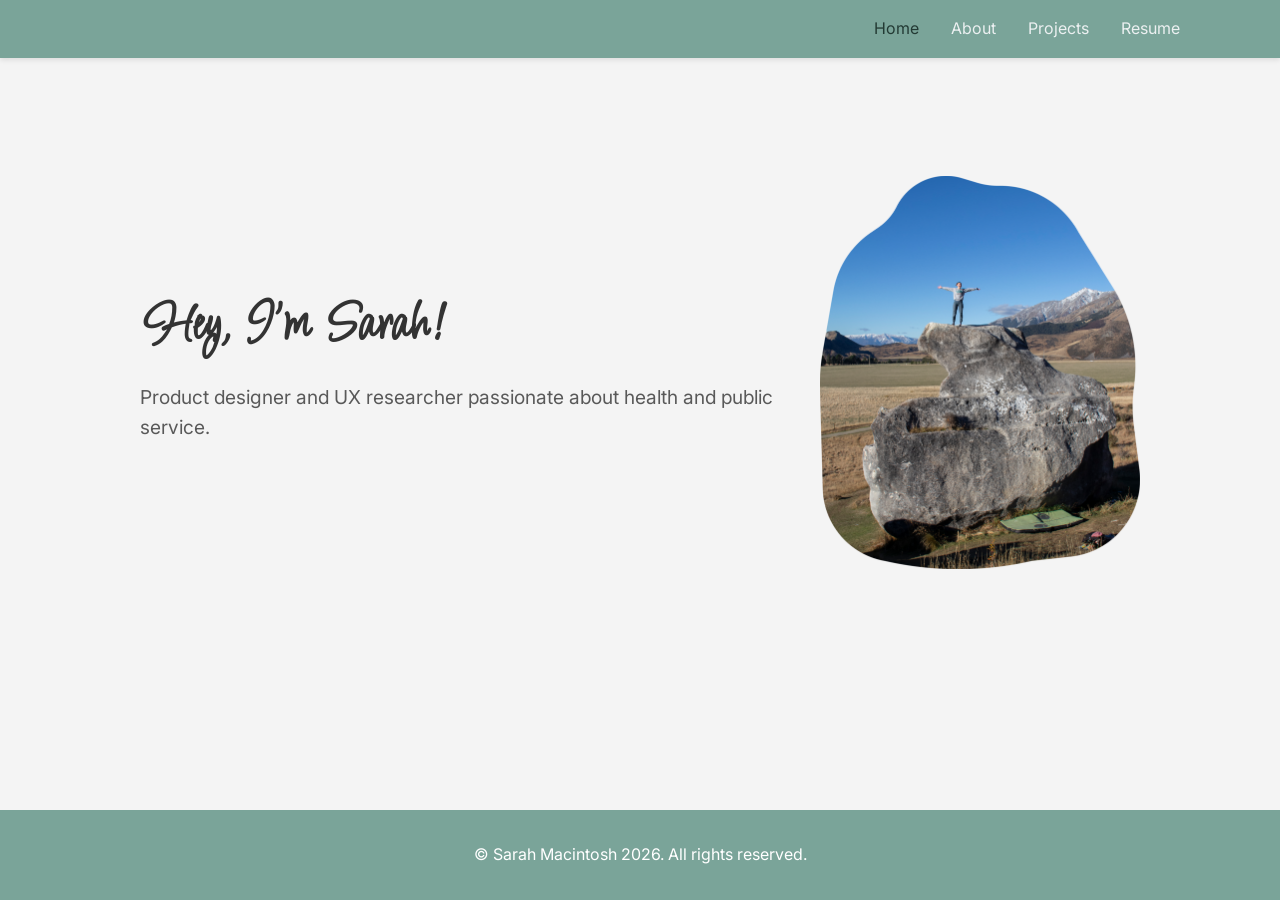
<file: index.html>
<!DOCTYPE html>
<html lang="en">
<head>
    <meta charset="UTF-8">
    <meta name="viewport" content="width=device-width, initial-scale=1.0">
    <title>Sarah Macintosh Design</title>
    <link rel="stylesheet" href="styles.css">
</head>
<body>

    <!-- Navbar will be injected here -->
    <div id="nav-placeholder"></div>

    <main class="hero">
        <div class="hero-text">
            <h1>Hey, I'm Sarah!</h1>
            <p>Product designer and UX researcher passionate about health and public service.</p>
        </div>

        <img src="assets/sarah-castle-big-rock-blob.png" alt="Sarah portrait" class="hero-image">
    </main>

    <footer class="footer">
        <p>&copy; Sarah Macintosh 2026. All rights reserved.</p>
    </footer>

    <script>
    fetch("nav.html")
        .then(res => res.text())
        .then(data => {
            document.getElementById("nav-placeholder").innerHTML = data;

            const links = document.querySelectorAll(".nav-menu a");
            let currentPage = window.location.pathname.split("/").pop();

            // Fix for homepage (empty = index.html)
            if (currentPage === "") {
                currentPage = "index.html";
            }

            links.forEach(link => {
                if (link.getAttribute("href") === currentPage) {
                    link.classList.add("active");
                }
            });
        });
</script>

</body>
</html>
</file>
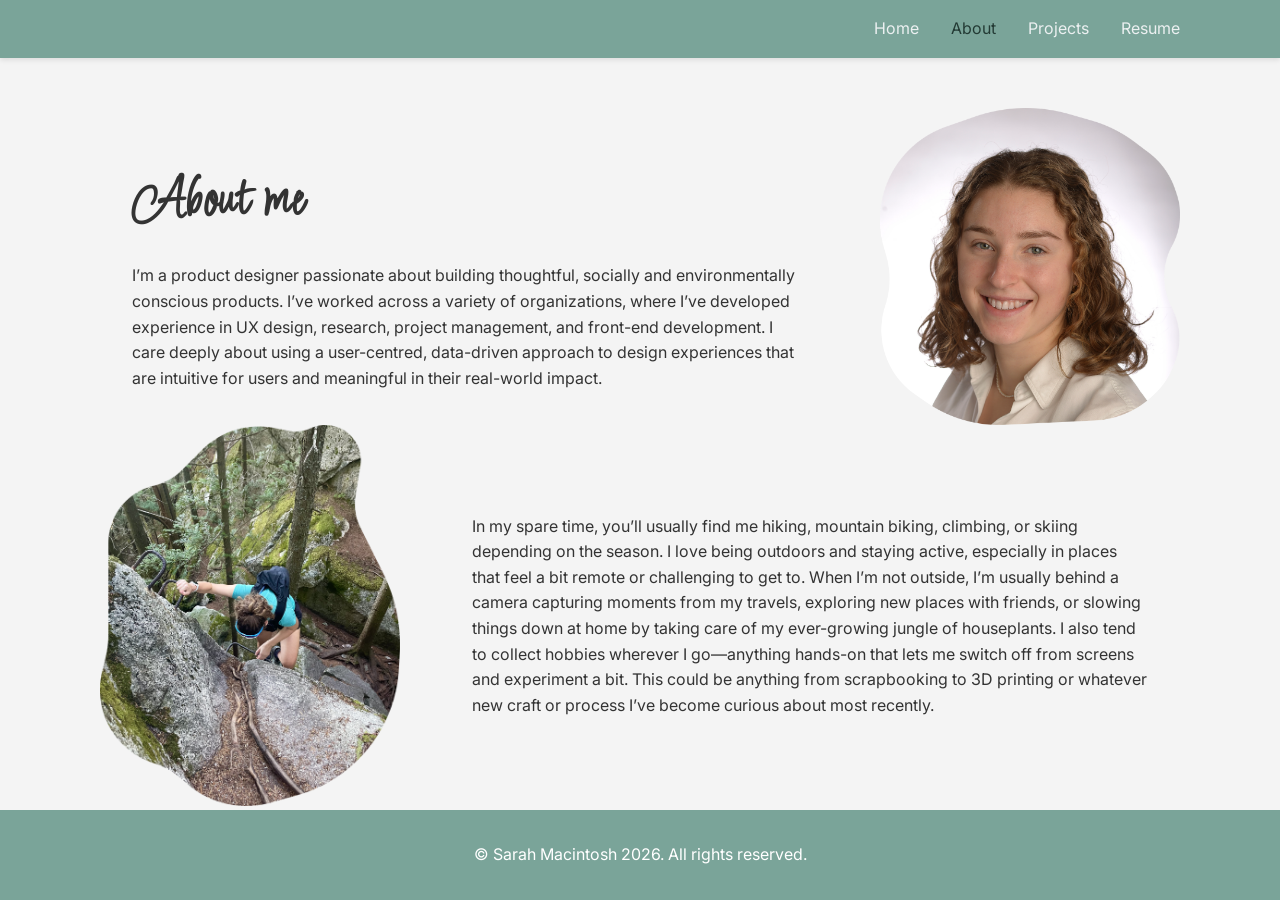
<file: about.html>
<!DOCTYPE html>
<html lang="en">
<head>
    <meta charset="UTF-8">
    <meta name="viewport" content="width=device-width, initial-scale=1.0">
    <title>About me</title>
    <link rel="stylesheet" href="styles.css">
</head>
<body>

    <!-- Navbar will be injected here -->
    <div id="nav-placeholder"></div>

<main class="container">
    <section class="text-left-image-right">

        <div class="about-row">

            <div class="about-text">
                
                <div class="hero-text">
                        <h1>About me</h1>
                 </div>

                <p>
                    I’m a product designer passionate about building thoughtful, socially and environmentally conscious products. I’ve worked across a variety of organizations, where I’ve developed experience in UX design, research, project management, and front-end development. I care deeply about using a user-centred, data-driven approach to design experiences that are intuitive for users and meaningful in their real-world impact.
                </p>
            </div>

            <img src="assets/blob-headshot.png" alt="Sarah's profile photo" class="about-image">

        </div>

        <div class="about-row">

            <div class="about-images">
                <img src="assets/chief-blob.png" alt="Out for a hike">
            </div>

            <p class="about-text">
                In my spare time, you’ll usually find me hiking, mountain biking, climbing, or skiing depending on the season. I love being outdoors and staying active, especially in places that feel a bit remote or challenging to get to. When I’m not outside, I’m usually behind a camera capturing moments from my travels, exploring new places with friends, or slowing things down at home by taking care of my ever-growing jungle of houseplants. I also tend to collect hobbies wherever I go—anything hands-on that lets me switch off from screens and experiment a bit. This could be anything from scrapbooking to 3D printing or whatever new craft or process I’ve become curious about most recently.           
            </p>

        </div>

    </section>
</main>

    <footer class="footer">
        <p>&copy; Sarah Macintosh 2026. All rights reserved.</p>
    </footer>

<script>
    fetch("nav.html")
        .then(res => res.text())
        .then(data => {
            document.getElementById("nav-placeholder").innerHTML = data;

            const links = document.querySelectorAll(".nav-menu a");
            let currentPage = window.location.pathname.split("/").pop();

            // Fix for homepage (empty = index.html)
            if (currentPage === "") {
                currentPage = "index.html";
            }

            links.forEach(link => {
                if (link.getAttribute("href") === currentPage) {
                    link.classList.add("active");
                }
            });
        });
</script>

</body>
</html>
</file>
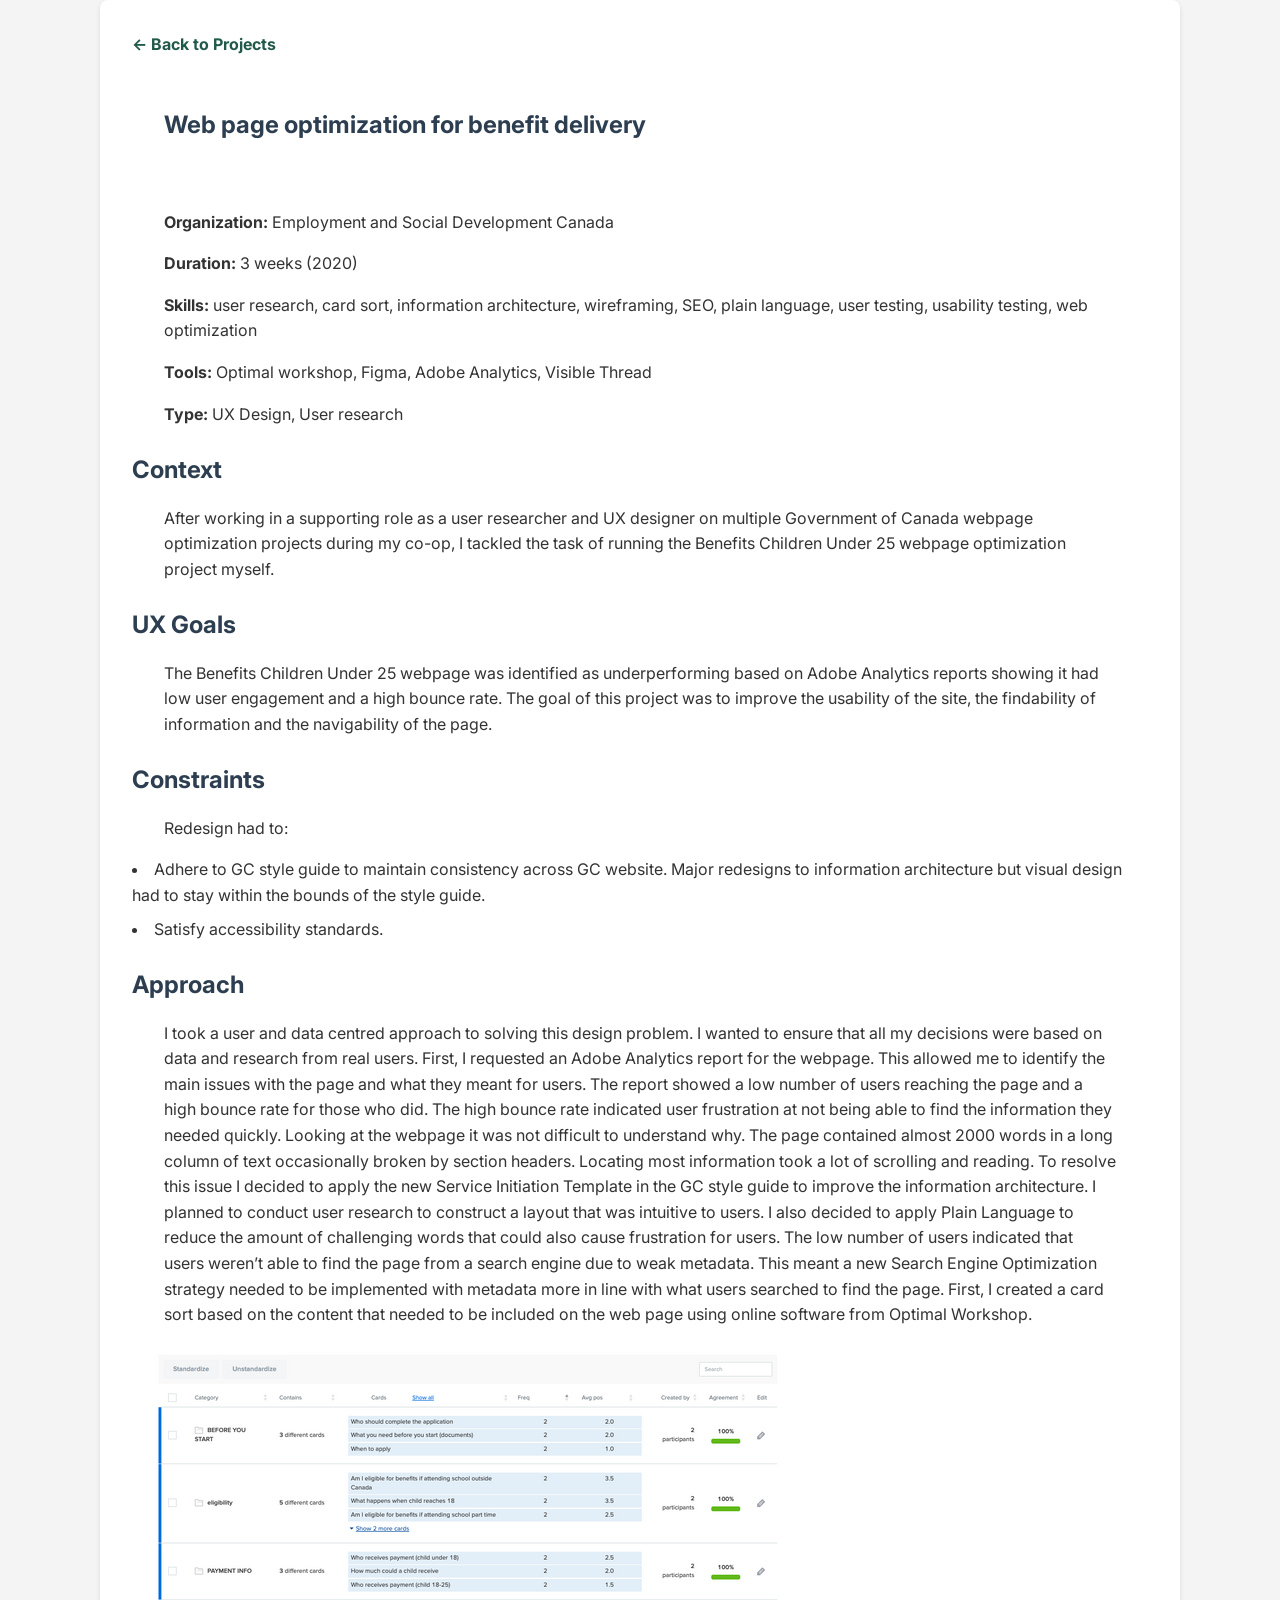
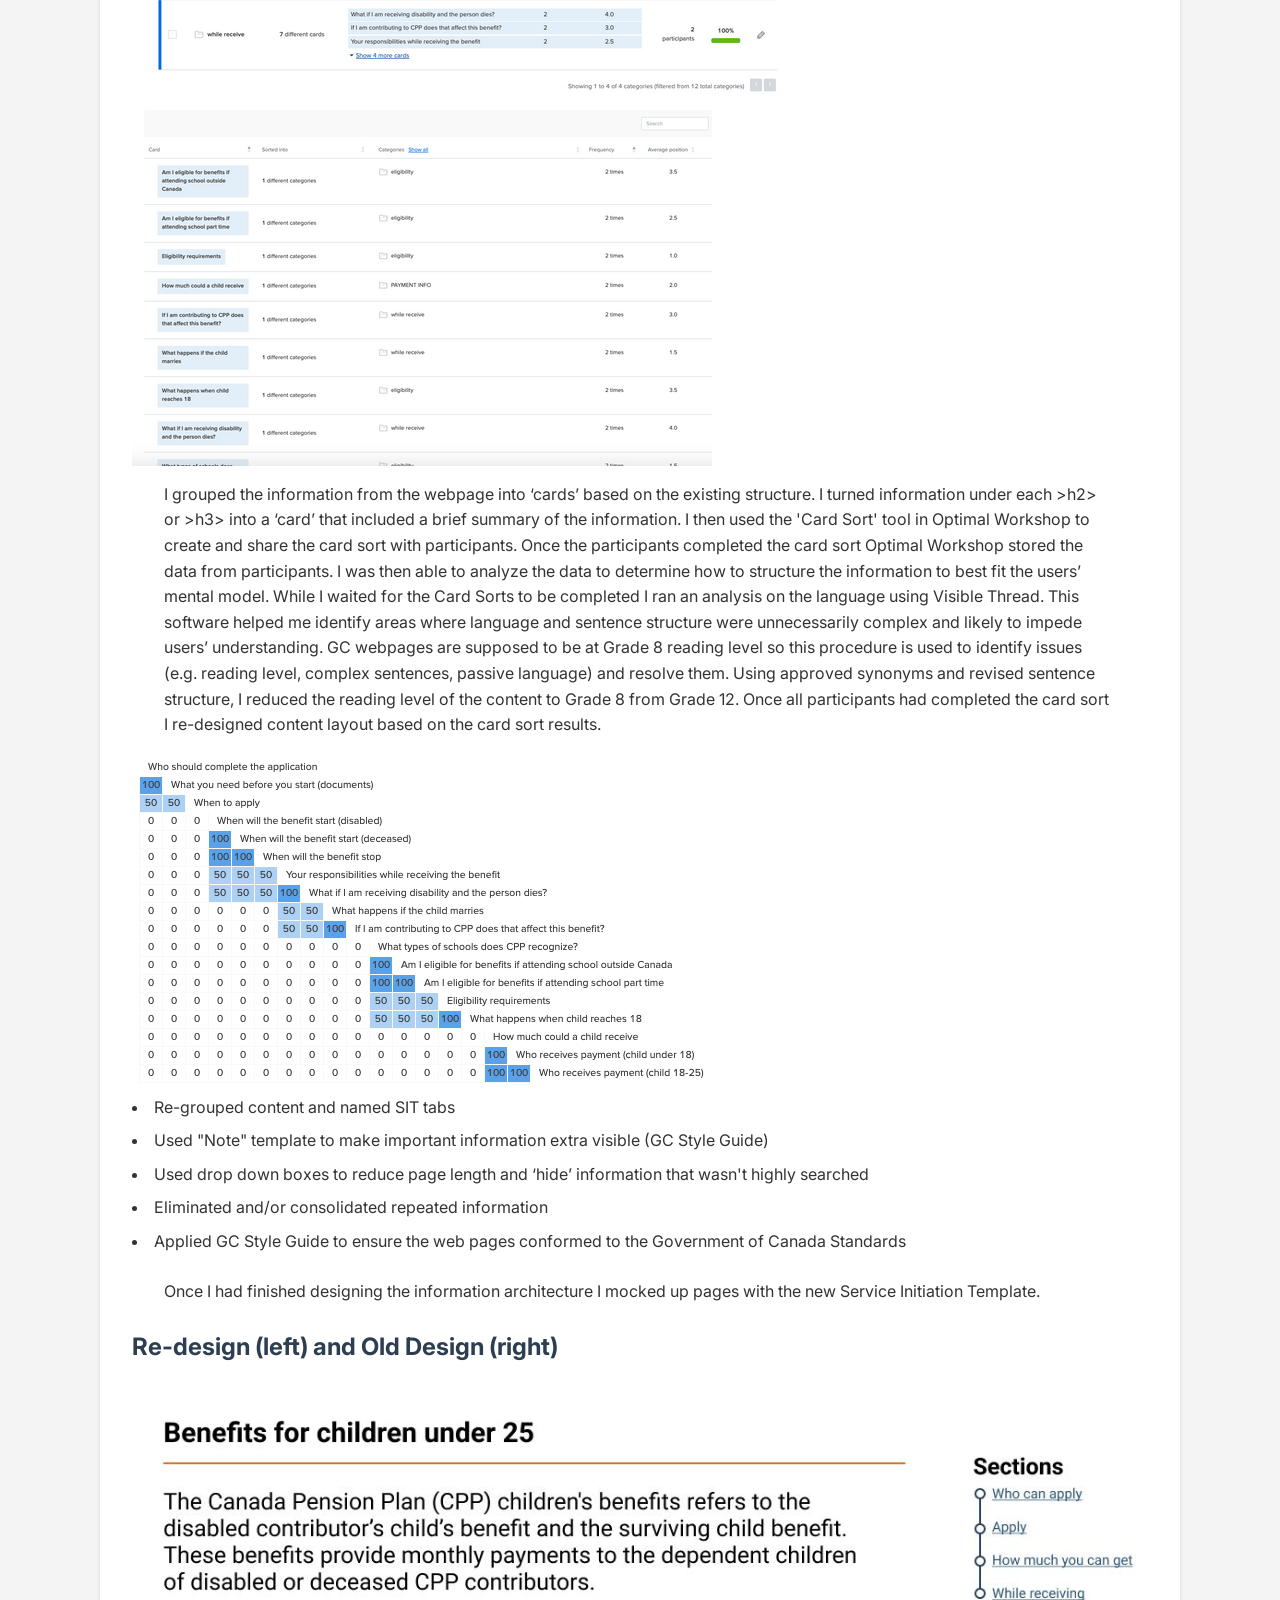
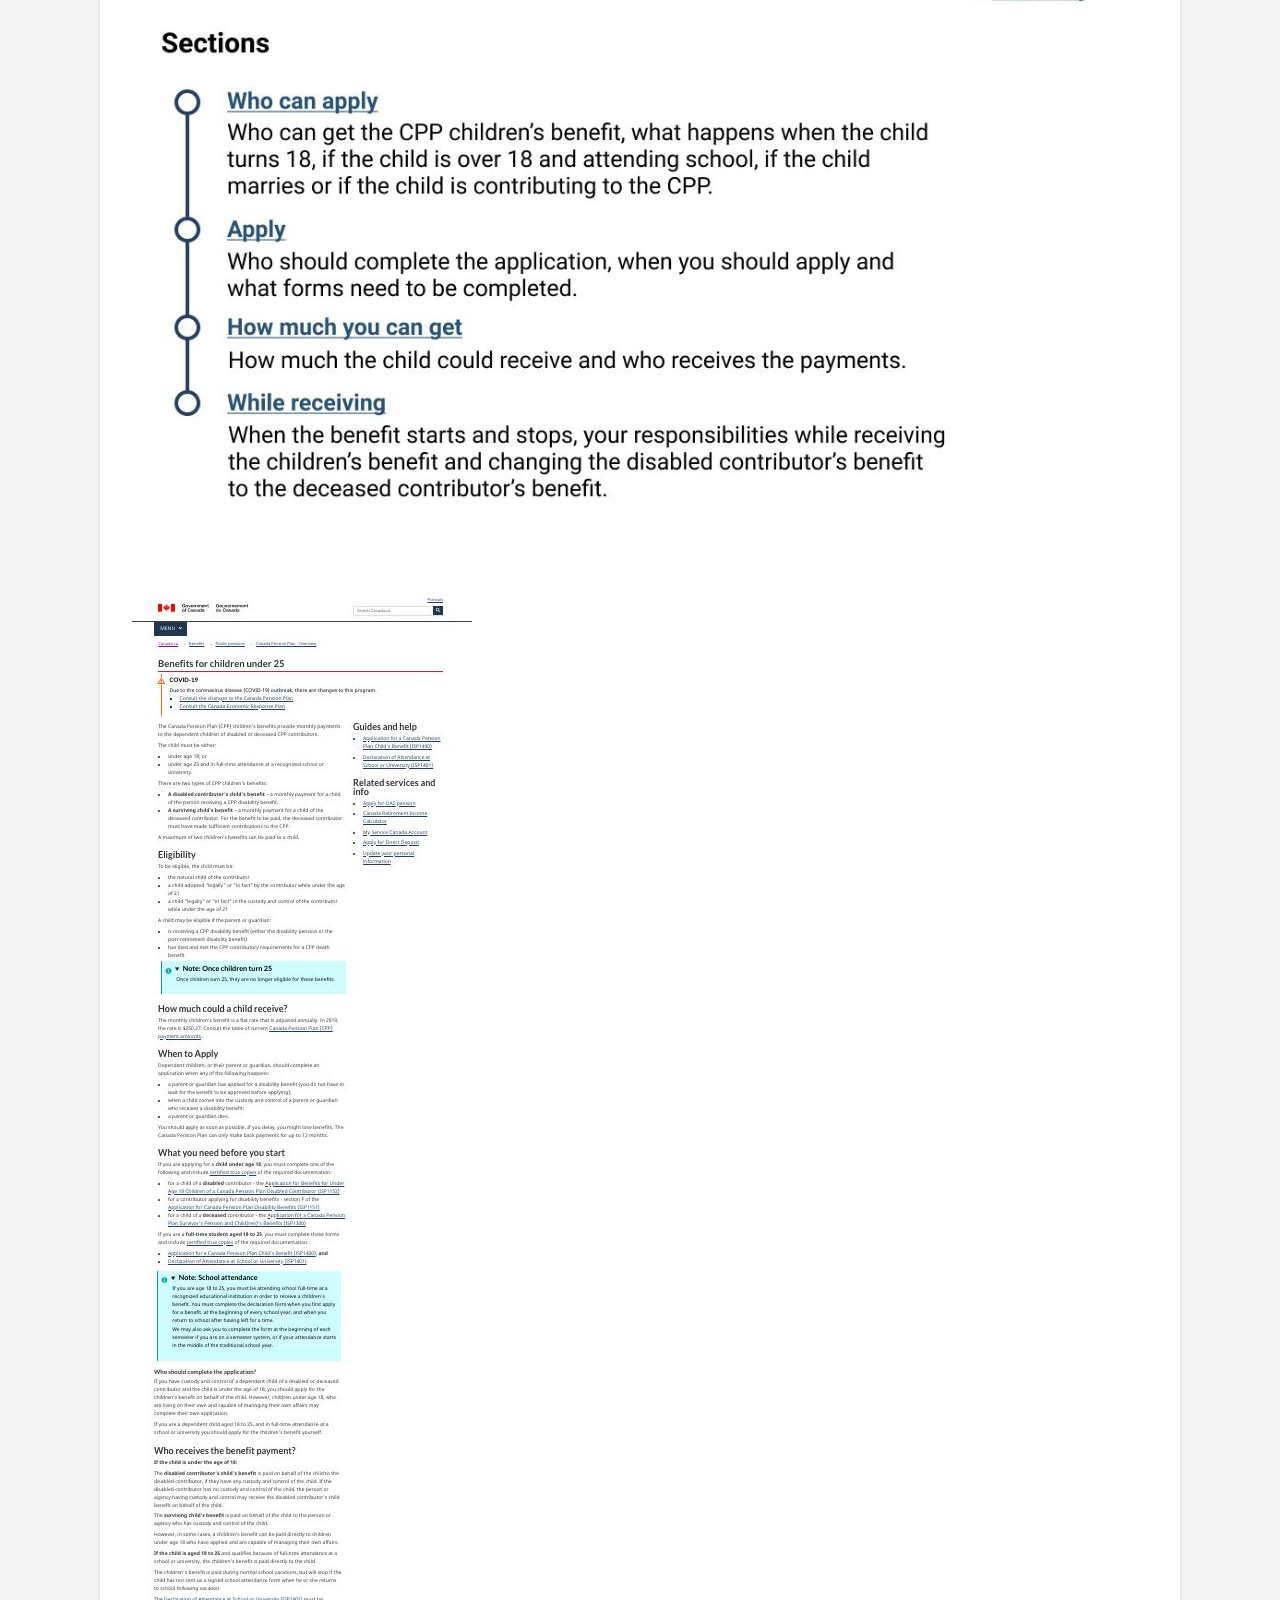
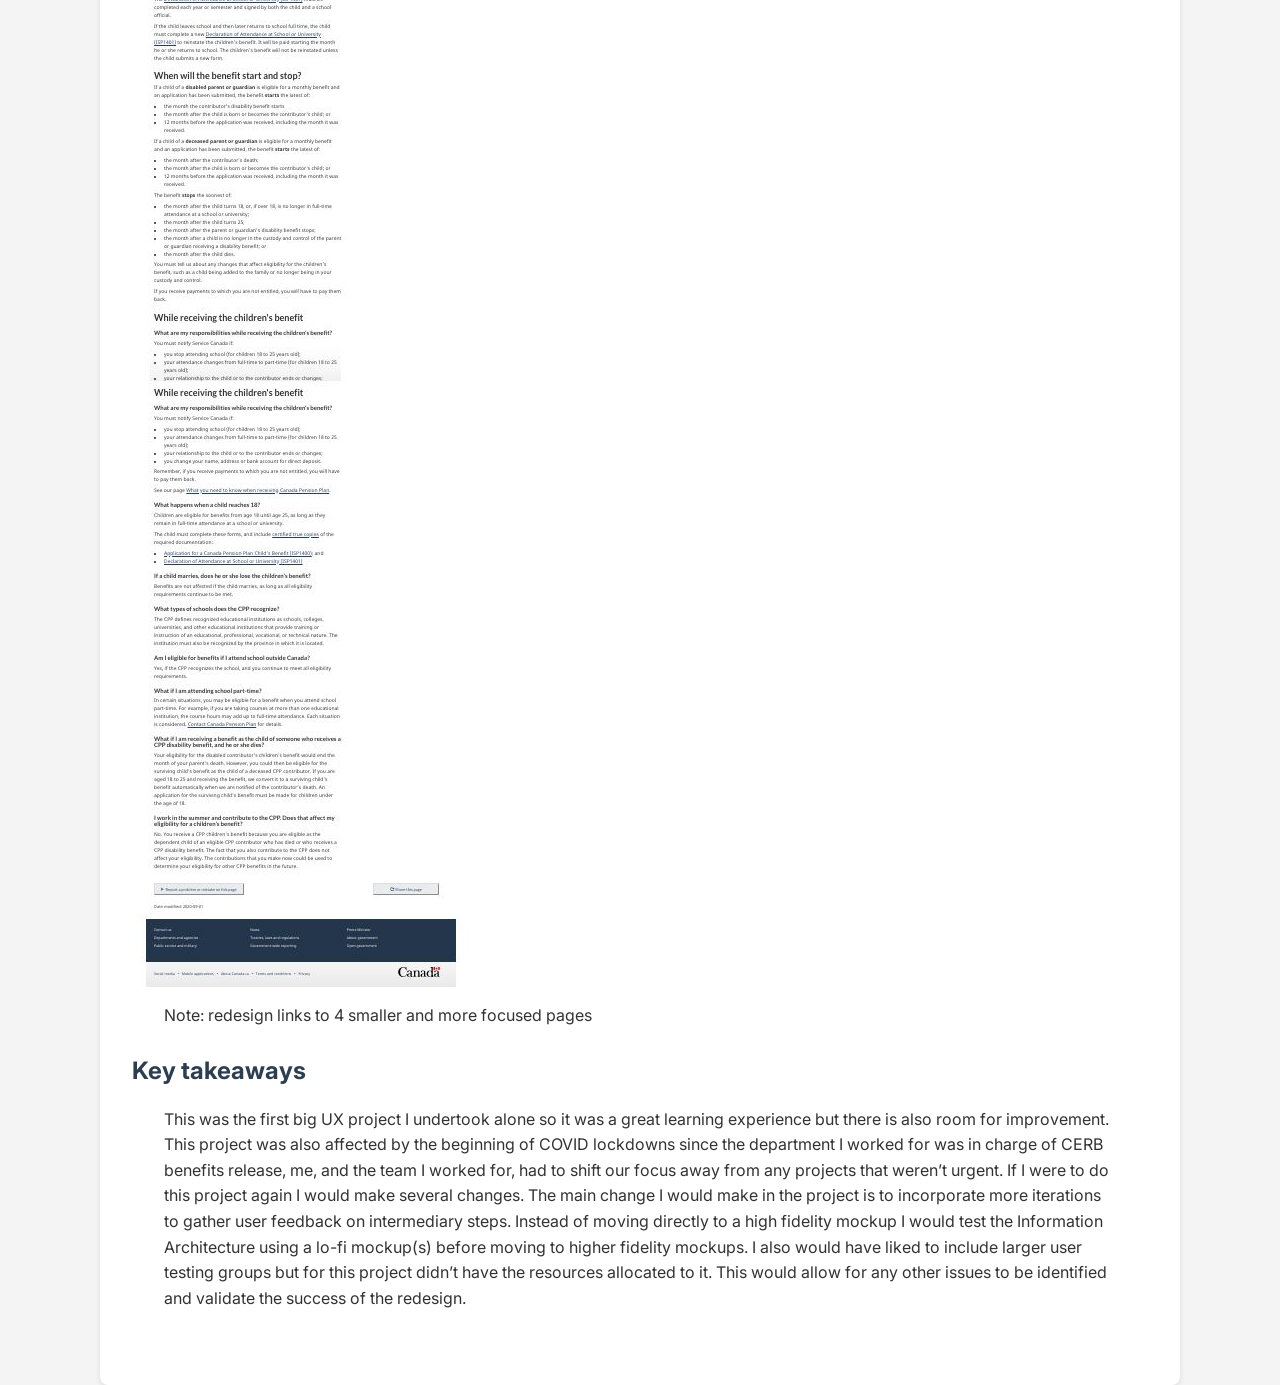
<file: esdc.html>
<!DOCTYPE html>
<html lang="en">
<head>
    <meta charset="UTF-8">
    <meta name="viewport" content="width=device-width, initial-scale=1.0">
    <title>About - My Website</title>
    <link rel="stylesheet" href="styles.css">
</head>
<body>
    <!-- Navbar will be injected here -->
    <div id="nav-placeholder"></div>

    <main class="container">
        <section class="content">

                    <a href="projects.html" class="back-link">&larr; Back to Projects</a>
                    
		<div class="about">



            <div>
				<h1>Web page optimization for benefit delivery</h1>
				<br>
				<p class="sub-header"><b>Organization:</b> Employment and Social Development Canada</p>
				<p class="sub-header"><b>Duration:</b> 3 weeks (2020)</p>
				<p class="sub-header"><b>Skills:</b> user research, card sort, information architecture, wireframing, SEO, plain language, user testing, usability testing, web optimization</p>
				<p class="sub-header"><b>Tools:</b> Optimal workshop, Figma, Adobe Analytics, Visible Thread</p>
				<p class="sub-header"><b>Type:</b> UX Design, User research</p>

				<h2>Context</h2>
					<p>
					After working in a supporting role as a user researcher and UX designer on multiple Government of Canada webpage optimization projects during my co-op, I tackled the task of running the Benefits Children Under 25 webpage optimization project myself.
					</p>
				<h2>UX Goals</h2>
					<p>
					The Benefits Children Under 25 webpage was identified as underperforming based on Adobe Analytics reports showing it had low user engagement and a high bounce rate.   The goal of this project was to improve the usability of the site, the findability of information and the navigability of the page.
					</p>
				<h2>Constraints</h2>
					<p>
					Redesign had to:
					</p>
				<ul>
					<li>Adhere to GC style guide to maintain consistency across GC website. Major redesigns to information architecture but visual design had to stay within the bounds of the style guide.</li>
					<li>Satisfy accessibility standards.</li>
				</ul>
				
				<h2>Approach</h2>
					<p>
						I took a user and data centred approach to solving this design problem. I wanted to ensure that all my decisions were based on data and research from real users.
						First, I requested an Adobe Analytics report for the webpage. This allowed me to identify the main issues with the page and what they meant for users. The report showed a low number of users reaching the page and a high bounce rate for those who did.
						The high bounce rate indicated user frustration at not being able to find the information they needed quickly. Looking at the webpage it was not difficult to understand why. The page contained almost 2000 words in a long column of text occasionally broken by section headers. Locating most information took a lot of scrolling and reading. To resolve this issue I decided to apply the new Service Initiation Template in the GC style guide to improve the information architecture. I planned to conduct user research to construct a layout that was intuitive to users. I also decided to apply Plain Language to reduce the amount of challenging words that could also cause frustration for users.
						The low number of users indicated that users weren’t able to find the page from a search engine due to weak metadata. This meant a new Search Engine Optimization strategy needed to be implemented with metadata more in line with what users searched to find the page.
						First, I created a card sort based on the content that needed to be included on the web page using online software from Optimal Workshop.
					</p>
					<img class="two-normal-size-pictures-sitting-together" src="../assets/esdc-cs-image1.png" alt="image1">
					<img class="two-normal-size-pictures-sitting-together" src="../assets/esdc-cs-image2.png" alt="image2">
					<img>
					<p>
						I grouped the information from the webpage into ‘cards’ based on the existing structure. I turned information under each >h2> or >h3> into a ‘card’ that included a brief summary of the information.
						I then used the 'Card Sort' tool in Optimal Workshop to create and share the card sort with participants. Once the participants completed the card sort Optimal Workshop stored the data from participants. I was then able to analyze the data to determine how to structure the information to best fit the users’ mental model.
						While I waited for the Card Sorts to be completed I ran an analysis on the language using Visible Thread. This software helped me identify areas where language and sentence structure were unnecessarily complex and likely to impede users’ understanding. GC webpages are supposed to be at Grade 8 reading level so this procedure is used to identify issues (e.g. reading level, complex sentences, passive language) and resolve them. Using approved synonyms and revised sentence structure, I reduced the reading level of the content to Grade 8 from Grade 12.
						Once all participants had completed the card sort I re-designed content layout based on the card sort results.
					</p>
					<img src="../assets/esdc-cs-image3.png" alt="image3">
				<ul>
					<li>Re-grouped content and named SIT tabs</li>
					<li>Used "Note" template to make important information extra visible (GC Style Guide)</li>
					<li>Used drop down boxes to reduce page length and ‘hide’ information that wasn't highly searched</li>
					<li>Eliminated and/or consolidated repeated information</li>
					<li>Applied GC Style Guide to ensure the web pages conformed to the Government of Canada Standards</li>
				</ul>
				<p>
				Once I had finished designing the information architecture I mocked up pages with the new Service Initiation Template.
				</p>

				<h2>Re-design (left) and Old Design (right)</h2>
				<span class="two-pictures-sitting-together">
					<img src="../assets/esdc-cs-image5.jpeg" alt="image5">
					<img src="../assets/esdc-cs-image4.jpeg" alt="image4">
				</span>
				<p>Note: redesign links to 4 smaller and more focused pages</p>

				<h2>Key takeaways</h2>
				<p>
					This was the first big UX project I undertook alone so it was a great learning experience but there is also room for improvement. This project was also affected by the beginning of COVID lockdowns since the department I worked for was in charge of CERB benefits release, me, and the team I worked for, had to shift our focus away from any projects that weren’t urgent. 
					If I were to do this project again I would make several changes. The main change I would make in the project is to incorporate more iterations to gather user feedback on intermediary steps. Instead of moving directly to a high fidelity mockup I would test the Information Architecture using a lo-fi mockup(s) before moving to higher fidelity mockups. I also would have liked to include larger user testing groups but for this project didn’t have the resources allocated to it. This would allow for any other issues to be identified and validate the success of the redesign.
				</p>
			</div>
			<br>
		</div>
</file>
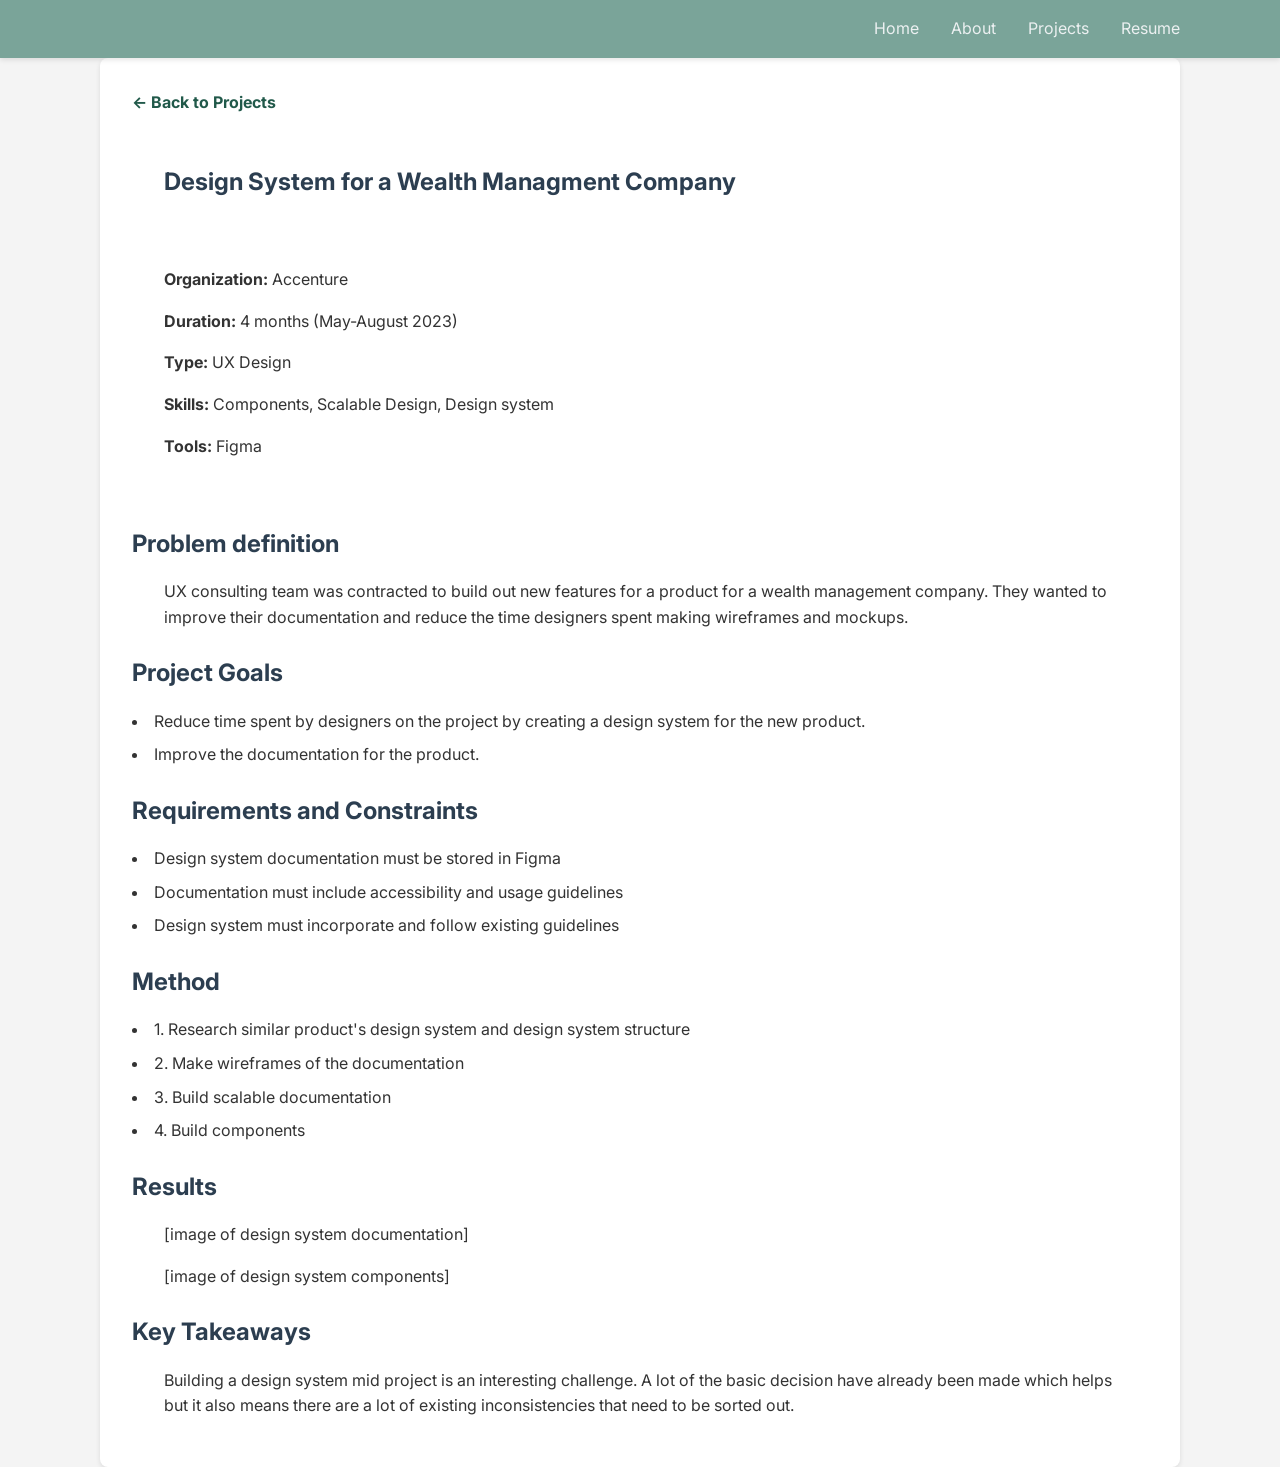
<file: IA.html>
<!DOCTYPE html>
<html lang="en">
<head>
    <meta charset="UTF-8">
    <meta name="viewport" content="width=device-width, initial-scale=1.0">
    <title>Design System + Documentation - Sarah Macintosh Design</title>
    <link rel="stylesheet" href="styles.css">
</head>
<body>

    <!-- Navbar will be injected here -->
    <div id="nav-placeholder"></div>

    <main class="container">
        <section class="content">

            <a href="projects.html" class="back-link">&larr; Back to Projects</a>

            <div>
                <h1>Design System for a Wealth Managment Company</h1>
                <br>
                <p class="sub-header"><b>Organization:</b> Accenture</p>
                <p class="sub-header"><b>Duration:</b> 4 months (May-August 2023)</p>
                <p class="sub-header"><b>Type:</b> UX Design</p>
                <p class="sub-header"><b>Skills:</b> Components, Scalable Design, Design system</p>
                <p class="sub-header"><b>Tools:</b> Figma</p>
                <br>

                <h2>Problem definition</h2>
                <p>
                    UX consulting team was contracted to build out new features for a product for a wealth management company. They wanted to improve their documentation and reduce the time designers spent making wireframes and mockups.
                </p>

                <h2>Project Goals</h2>
                <ul>
                    <li>Reduce time spent by designers on the project by creating a design system for the new product.</li>
                    <li>Improve the documentation for the product.</li>
                </ul>

                <h2>Requirements and Constraints</h2>
                <ul>
                    <li>Design system documentation must be stored in Figma</li>
                    <li>Documentation must include accessibility and usage guidelines</li>
                    <li>Design system must incorporate and follow existing guidelines</li>
                </ul>

                <h2>Method</h2>
                <ul>
                    <li>1. Research similar product's design system and design system structure</li>
                    <li>2. Make wireframes of the documentation</li>
                    <li>3. Build scalable documentation</li>
                    <li>4. Build components</li>
                </ul>

                <h2>Results</h2>
                <p>[image of design system documentation]</p>
                <p>[image of design system components]</p>

                <h2>Key Takeaways</h2>
                <p>
                    Building a design system mid project is an interesting challenge. A lot of the basic decision have already been made which helps but it also means there are a lot of existing inconsistencies that need to be sorted out.
                </p>
            </div>

        </section>
    </main>

<script>
    fetch("nav.html")
        .then(res => res.text())
        .then(data => {
            document.getElementById("nav-placeholder").innerHTML = data;

            const links = document.querySelectorAll(".nav-menu a");
            let currentPage = window.location.pathname.split("/").pop();

            // Fix for homepage (empty = index.html)
            if (currentPage === "") {
                currentPage = "index.html";
            }

            links.forEach(link => {
                if (link.getAttribute("href") === currentPage) {
                    link.classList.add("active");
                }
            });
        });
</script>

</body>
</html>
</file>
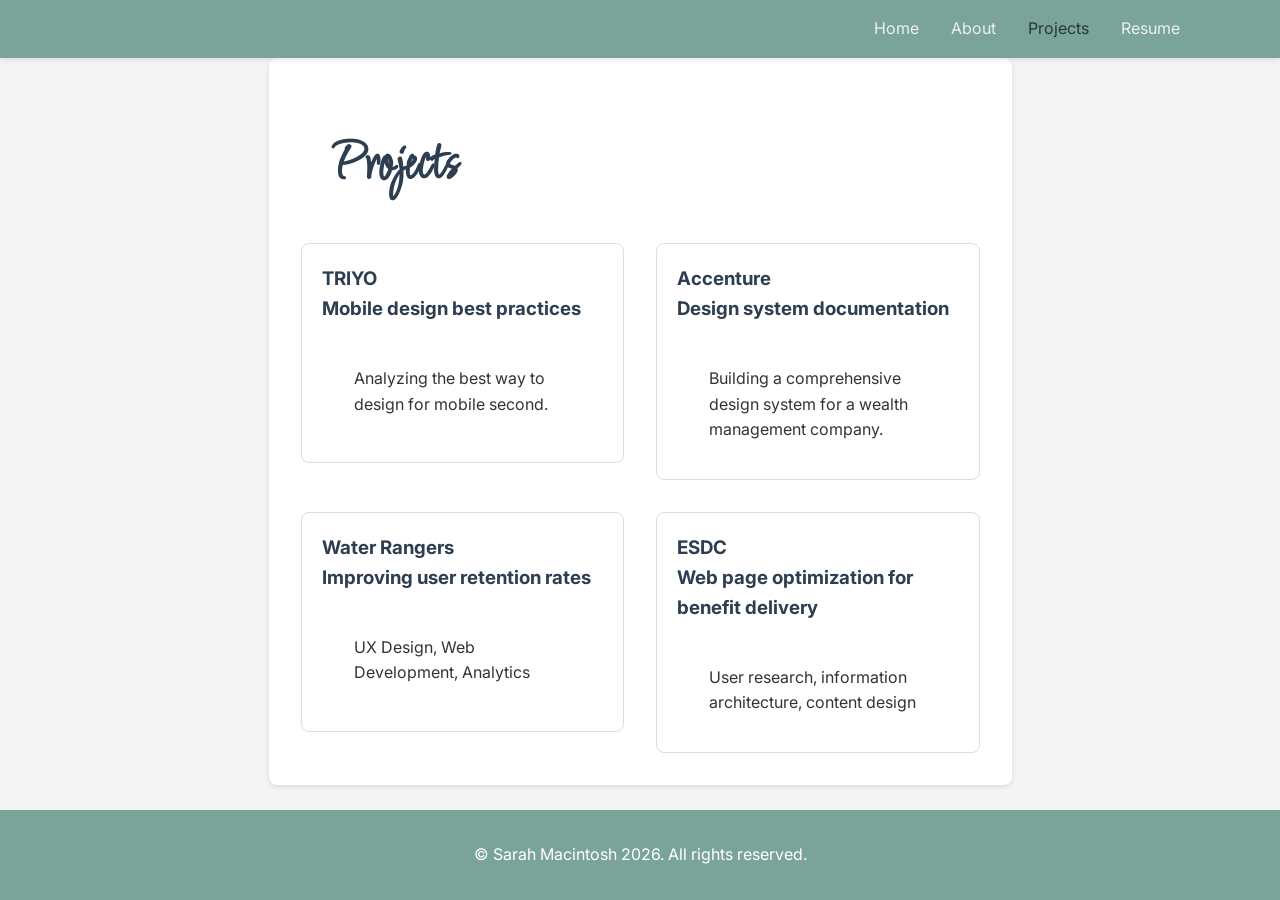
<file: projects.html>
<!DOCTYPE html>
<html lang="en">
<head>
    <meta charset="UTF-8">
    <meta name="viewport" content="width=device-width, initial-scale=1.0">
    <title>Projects - Sarah Macintosh Design</title>
    <link rel="stylesheet" href="styles.css">
</head>
<body>
    <!-- Navbar will be injected here -->
    <div id="nav-placeholder"></div>

    <main class="container">
        <section class="content">

                <div class="hero-text">
                        <h1>Projects</h1>
                </div>
            
            <div class="projects-grid">

                <a href="TRIYO.html" class="project-card-link">
                    <div class="project-card">
                      <h3>TRIYO <br> Mobile design best practices</h3>
                      <p>Analyzing the best way to design for mobile second.</p>
                    </div>
                </a>
                
                <a href="IA.html" class="project-card-link">
                    <div class="project-card">
                      <h3>Accenture <br> Design system documentation</h3>
                      <p>Building a comprehensive design system for a wealth management company.</p>
                    </div>
                </a>

                <a href="water-rangers.html" class="project-card-link">
                    <div class="project-card">
                      <h3>Water Rangers <br> Improving user retention rates</h3>
                      <p>UX Design, Web Development, Analytics</p>
                    </div>
                </a>
                
                <a href="esdc.html" class="project-card-link">
                    <div class="project-card">
                      <h3>ESDC <br> Web page optimization for benefit delivery</h3>
                      <p>User research, information architecture, content design</p>
                    </div>
                </a>

            </div>
        </section>
    </main>

    <footer class="footer">
        <p>&copy; Sarah Macintosh 2026. All rights reserved.</p>
    </footer>

<script>
    fetch("nav.html")
        .then(res => res.text())
        .then(data => {
            document.getElementById("nav-placeholder").innerHTML = data;

            const links = document.querySelectorAll(".nav-menu a");
            let currentPage = window.location.pathname.split("/").pop();

            // Fix for homepage (empty = index.html)
            if (currentPage === "") {
                currentPage = "index.html";
            }

            links.forEach(link => {
                if (link.getAttribute("href") === currentPage) {
                    link.classList.add("active");
                }
            });
        });
</script>


</body>
</html>
</file>
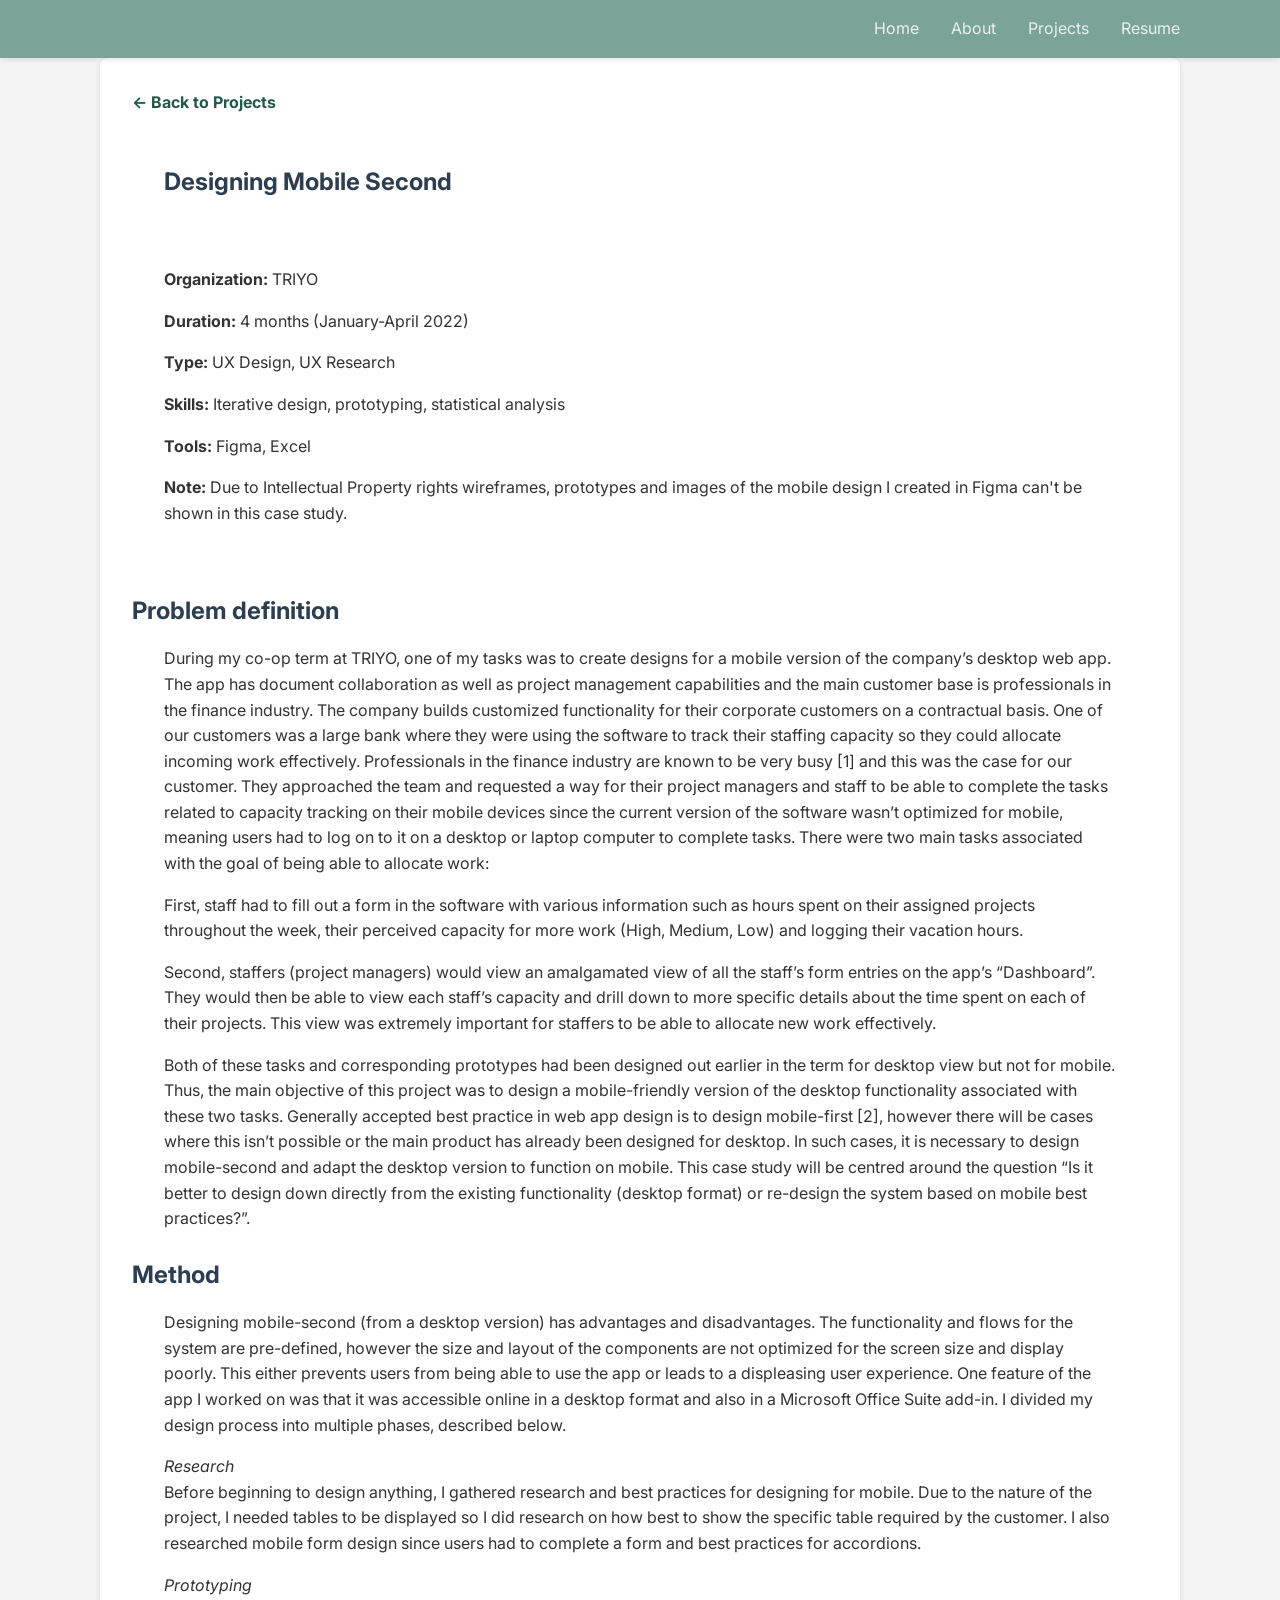
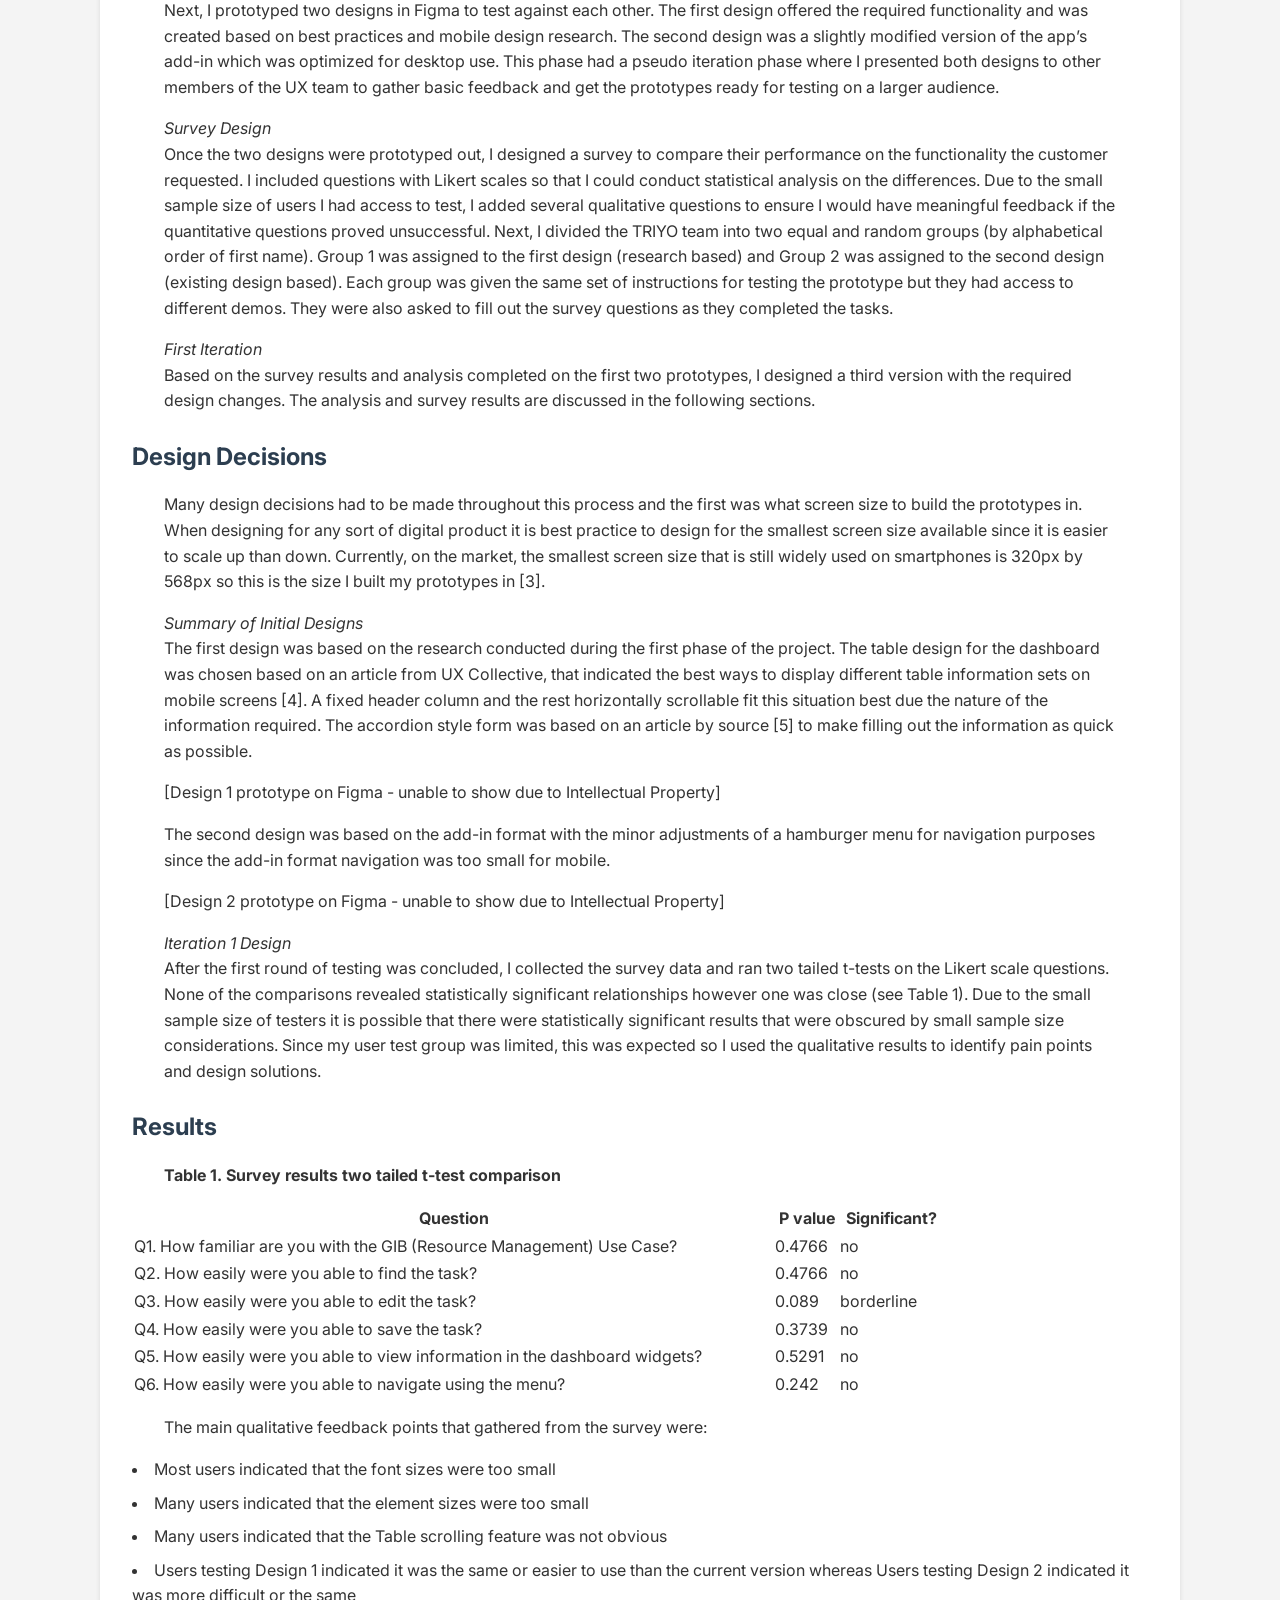
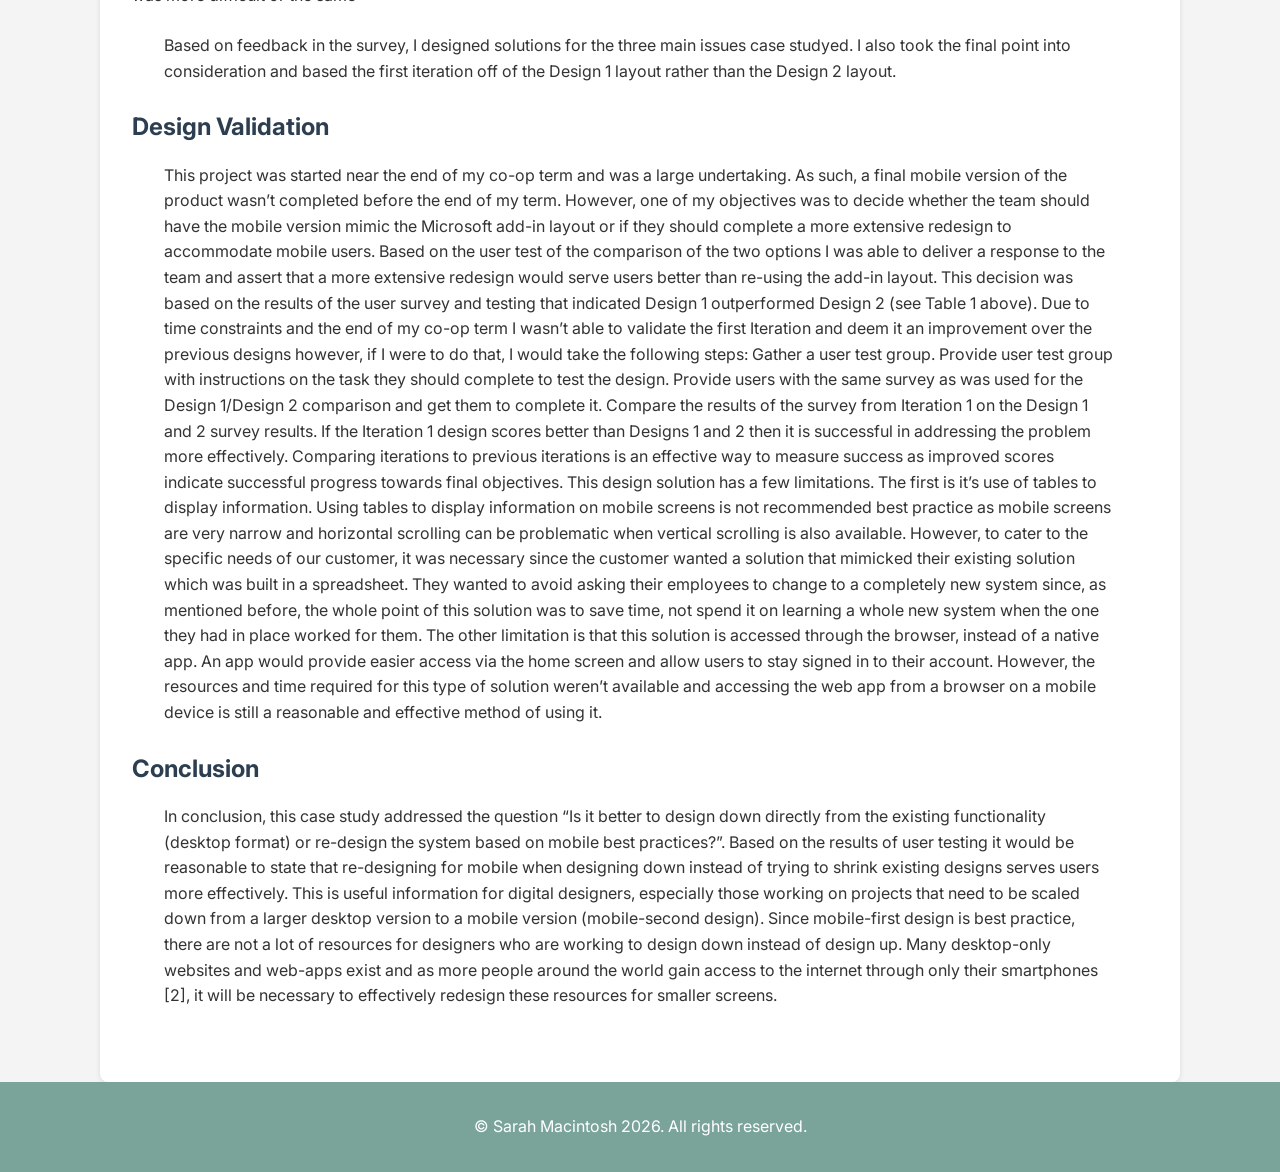
<file: TRIYO.html>
<!DOCTYPE html>
<html lang="en">
<head>
    <meta charset="UTF-8">
    <meta name="viewport" content="width=device-width, initial-scale=1.0">
    <title>About - My Website</title>
    <link rel="stylesheet" href="styles.css">
</head>
<body>
    <!-- Navbar will be injected here -->
    <div id="nav-placeholder"></div>

    <main class="container">
        <section class="content">

                    <a href="projects.html" class="back-link">&larr; Back to Projects</a>
                    
            <div>
				<h1>Designing Mobile Second</h1>
				<br>
				<p class="sub-header"><b>Organization:</b> TRIYO</p>
				<p class="sub-header"><b>Duration:</b> 4 months (January-April 2022)</p>
				<p class="sub-header"><b>Type:</b> UX Design, UX Research</p>
				<p class="sub-header"><b>Skills:</b> Iterative design, prototyping, statistical analysis</p>
				<p class="sub-header"><b>Tools:</b> Figma, Excel</p>
				<p class="sub-header"><b>Note:</b> Due to Intellectual Property rights wireframes, prototypes and images of the mobile design I created in Figma can't be shown in this case study.</p>
				<br>
				
				<h2>Problem definition</h2>
					<p>
						During my co-op term at TRIYO, one of my tasks was to create designs for a mobile version of the company’s desktop web app. The app has document collaboration as well as project management capabilities and the main customer base is professionals in the finance industry. The company builds customized functionality for their corporate customers on a contractual basis. One of our customers was a large bank where they were using the software to track their staffing capacity so they could allocate incoming work effectively. Professionals in the finance industry are known to be very busy [1] and this was the case for our customer. They approached the team and requested a way for their project managers and staff to be able to complete the tasks related to capacity tracking on their mobile devices since the current version of the software wasn’t optimized for mobile, meaning users had to log on to it on a desktop or laptop computer to complete tasks. 
						There were two main tasks associated with the goal of being able to allocate work:
						</p>
						<p>
						First, staff had to fill out a form in the software with various information such as hours spent on their assigned projects throughout the week, their perceived capacity for more work (High, Medium, Low) and logging their vacation hours.
						</p>
						<p>
						Second, staffers (project managers) would view an amalgamated view of all the staff’s form entries on the app’s “Dashboard”. They would then be able to view each staff’s capacity and drill down to more specific details about the time spent on each of their projects. This view was extremely important for staffers to be able to allocate new work effectively.					
						</p>	
						<p>		
						Both of these tasks and corresponding prototypes had been designed out earlier in the term for desktop view but not for mobile. Thus, the main objective of this project was to design a mobile-friendly version of the desktop functionality associated with these two tasks.
						Generally accepted best practice in web app design is to design mobile-first [2], however there will be cases where this isn’t possible or the main product has already been designed for desktop. In such cases, it is necessary to design mobile-second and adapt the desktop version to function on mobile. This case study will be centred around the question “Is it better to design down directly from the existing functionality (desktop format) or re-design the system based on mobile best practices?”.
					</p>

				<h2>Method</h2>
					<p>
						Designing mobile-second (from a desktop version) has advantages and disadvantages. The functionality and flows for the system are pre-defined, however the size and layout of the components are not optimized for the screen size and display poorly. This either prevents users from being able to use the app or leads to a displeasing user experience.
						One feature of the app I worked on was that it was accessible online in a desktop format and also in a Microsoft Office Suite add-in. I divided my design process into multiple phases, described below.
					</p>
					<p>	
						<i>Research</i>
						<br>
						Before beginning to design anything, I gathered research and best practices for designing for mobile. Due to the nature of the project, I needed tables to be displayed so I did research on how best to show the specific table required by the customer. I also researched mobile form design since users had to complete a form and best practices for accordions.
					</p>
					<p>
						<i>Prototyping</i>
						<br>
						Next, I prototyped two designs in Figma to test against each other. The first design offered the required functionality and was created based on best practices and mobile design research. The second design was a slightly modified version of the app’s add-in which was optimized for desktop use. This phase had a pseudo iteration phase where I presented both designs to other members of the UX team to gather basic feedback and get the prototypes ready for testing on a larger audience.
					</p>
					<p>
						<i>Survey Design</i>
						<br>
						Once the two designs were prototyped out, I designed a survey to compare their performance on the functionality the customer requested. I included questions with Likert scales so that I could conduct statistical analysis on the differences. Due to the small sample size of users I had access to test, I added several qualitative questions to ensure I would have meaningful feedback if the quantitative questions proved unsuccessful. Next, I divided the TRIYO team into two equal and random groups (by alphabetical order of first name). Group 1 was assigned to the first design (research based) and Group 2 was assigned to the second design (existing design based). Each group was given the same set of instructions for testing the prototype but they had access to different demos. They were also asked to fill out the survey questions as they completed the tasks.
					</p>
					<p>
						<i>First Iteration</i>
						<br>
						Based on the survey results and analysis completed on the first two prototypes, I designed a third version with the required design changes. The analysis and survey results are discussed in the following sections. 
					</p>		

				<h2>Design Decisions</h2>
					<p>
					Many design decisions had to be made throughout this process and the first was what screen size to build the prototypes in. When designing for any sort of digital product it is best practice to design for the smallest screen size available since it is easier to scale up than down. Currently, on the market, the smallest screen size that is still widely used on smartphones is 320px by 568px so this is the size I built my prototypes in [3].
					</p>
					<p>
					<i>Summary of Initial Designs</i>
				<br>
					The first design was based on the research conducted during the first phase of the project. The table design for the dashboard was chosen based on an article from UX Collective, that indicated the best ways to display different table information sets on mobile screens [4]. A fixed header column and the rest horizontally scrollable fit this situation best due the nature of the information required. The accordion style form was based on an article by source [5] to make filling out the information as quick as possible.
				</p>
				<p>
					[Design 1 prototype on Figma - unable to show due to Intellectual Property]
				</p>
				<p>
					The second design was based on the add-in format with the minor adjustments of a hamburger menu for navigation purposes since the add-in format navigation was too small for mobile.
				</p>
				<p>
					[Design 2 prototype on Figma - unable to show due to Intellectual Property]
				</p>
				<p>
					<i>Iteration 1 Design</i>
					<br>
					After the first round of testing was concluded, I collected the survey data and ran two tailed t-tests on the Likert scale questions. None of the comparisons revealed statistically significant relationships however one was close (see Table 1). Due to the small sample size of testers it is possible that there were statistically significant results that were obscured by small sample size considerations. Since my user test group was limited, this was expected so I used the qualitative results to identify pain points and design solutions.
				</p>

				<h2>Results</h2>

				<p>
					<b>Table 1. Survey results two tailed t-test comparison</b>
                </p>
					<table style="width:80%">
						<tr>
							<th>Question</th>
							<th>P value</th>
							<th>Significant?</th>
						</tr>
						<tr>
							<td>Q1. How familiar are you with the GIB (Resource Management) Use Case?</td>
							<td>0.4766</td>
							<td>no</td>
						</tr>
						<tr>
							<td>Q2. How easily were you able to find the task?</td>
							<td>0.4766</td>
							<td>no</td>
						</tr>
						<tr>
							<td>Q3. How easily were you able to edit the task?</td>
							<td>0.089</td>
							<td>borderline</td>
						</tr>
						<tr>
							<td>Q4. How easily were you able to save the task?</td>
							<td>0.3739</td>
							<td>no</td>
						</tr>
						<tr>
							<td>Q5. How easily were you able to view information in the dashboard widgets?</td>
							<td>0.5291</td>
							<td>no</td>
						</tr>
						<tr>
							<td>Q6. How easily were you able to navigate using the menu?</td>
							<td>0.242</td>
							<td>no</td>
						</tr>
						</table>
                <p>
						The main qualitative feedback points that gathered from the survey were:
						<ul>
							<li>Most users indicated that the font sizes were too small</li>
							<li>Many users indicated that the element sizes were too small</li>
							<li>Many users indicated that the Table scrolling feature was not obvious</li>
							<li>Users testing Design 1 indicated it was the same or easier to use than the current version whereas Users testing Design 2 indicated it was more difficult or the same</li>
						</ul>		
				</p>
				<p>		
				Based on feedback in the survey, I designed solutions for the three main issues case studyed. I also took the final point into consideration and based the first iteration off of the Design 1 layout rather than the Design 2 layout.
				</p>
				
                <h2>Design Validation</h2>
					<p>
						This project was started near the end of my co-op term and was a large undertaking. As such, a final mobile version of the product wasn’t completed before the end of my term. However, one of my objectives was to decide whether the team should have the mobile version mimic the Microsoft add-in layout or if they should complete a more extensive redesign to accommodate mobile users. Based on the user test of the comparison of the two options I was able to deliver a response to the team and assert that a more extensive redesign would serve users better than re-using the add-in layout. This decision was based on the results of the user survey and testing that indicated Design 1 outperformed Design 2 (see Table 1 above).

						Due to time constraints and the end of my co-op term I wasn’t able to validate the first Iteration and deem it an improvement over the previous designs however, if I were to do that, I would take the following steps:
							Gather a user test group.
							Provide user test group with instructions on the task they should complete to test the design.
							Provide users with the same survey as was used for the Design 1/Design 2 comparison and get them to complete it.
							Compare the results of the survey from Iteration 1 on the Design 1 and 2 survey results. If the Iteration 1 design scores better than Designs 1 and 2 then it is successful in addressing the problem more effectively.

						Comparing iterations to previous iterations is an effective way to measure success as improved scores indicate successful progress towards final objectives.

						This design solution has a few limitations. The first is it’s use of tables to display information. Using tables to display information on mobile screens is not recommended best practice as mobile screens are very narrow and horizontal scrolling can be problematic when vertical scrolling is also available. However, to cater to the specific needs of our customer, it was necessary since the customer wanted a solution that mimicked their existing solution which was built in a spreadsheet. They wanted to avoid asking their employees to change to a completely new system since, as mentioned before, the whole point of this solution was to save time, not spend it on learning a whole new system when the one they had in place worked for them.

						The other limitation is that this solution is accessed through the browser, instead of a native app. An app would provide easier access via the home screen and allow users to stay signed in to their account. However, the resources and time required for this type of solution weren’t available and accessing the web app from a browser on a mobile device is still a reasonable and effective method of using it.

				</p>
				
				<h2>Conclusion</h2>
					<p>
						In conclusion, this case study addressed the question “Is it better to design down directly from the existing functionality (desktop format) or re-design the system based on mobile best practices?”. Based on the results of user testing it would be reasonable to state that re-designing for mobile when designing down instead of trying to shrink existing designs serves users more effectively.
						This is useful information for digital designers, especially those working on projects that need to be scaled down from a larger desktop version to a mobile version (mobile-second design). Since mobile-first design is best practice, there are not a lot of resources for designers who are working to design down instead of design up. Many desktop-only websites and web-apps exist and as more people around the world gain access to the internet through only their smartphones [2], it will be necessary to effectively redesign these resources for smaller screens.
					</p>

			</div>
			<br>
		</div>

        </section>
    </main>

    <footer class="footer">
        <p>&copy; Sarah Macintosh 2026. All rights reserved.</p>
    </footer>

<script>
    fetch("nav.html")
        .then(res => res.text())
        .then(data => {
            document.getElementById("nav-placeholder").innerHTML = data;

            const links = document.querySelectorAll(".nav-menu a");
            let currentPage = window.location.pathname.split("/").pop();

            // Fix for homepage (empty = index.html)
            if (currentPage === "") {
                currentPage = "index.html";
            }

            links.forEach(link => {
                if (link.getAttribute("href") === currentPage) {
                    link.classList.add("active");
                }
            });
        });
</script>

</body>
</html>
</file>
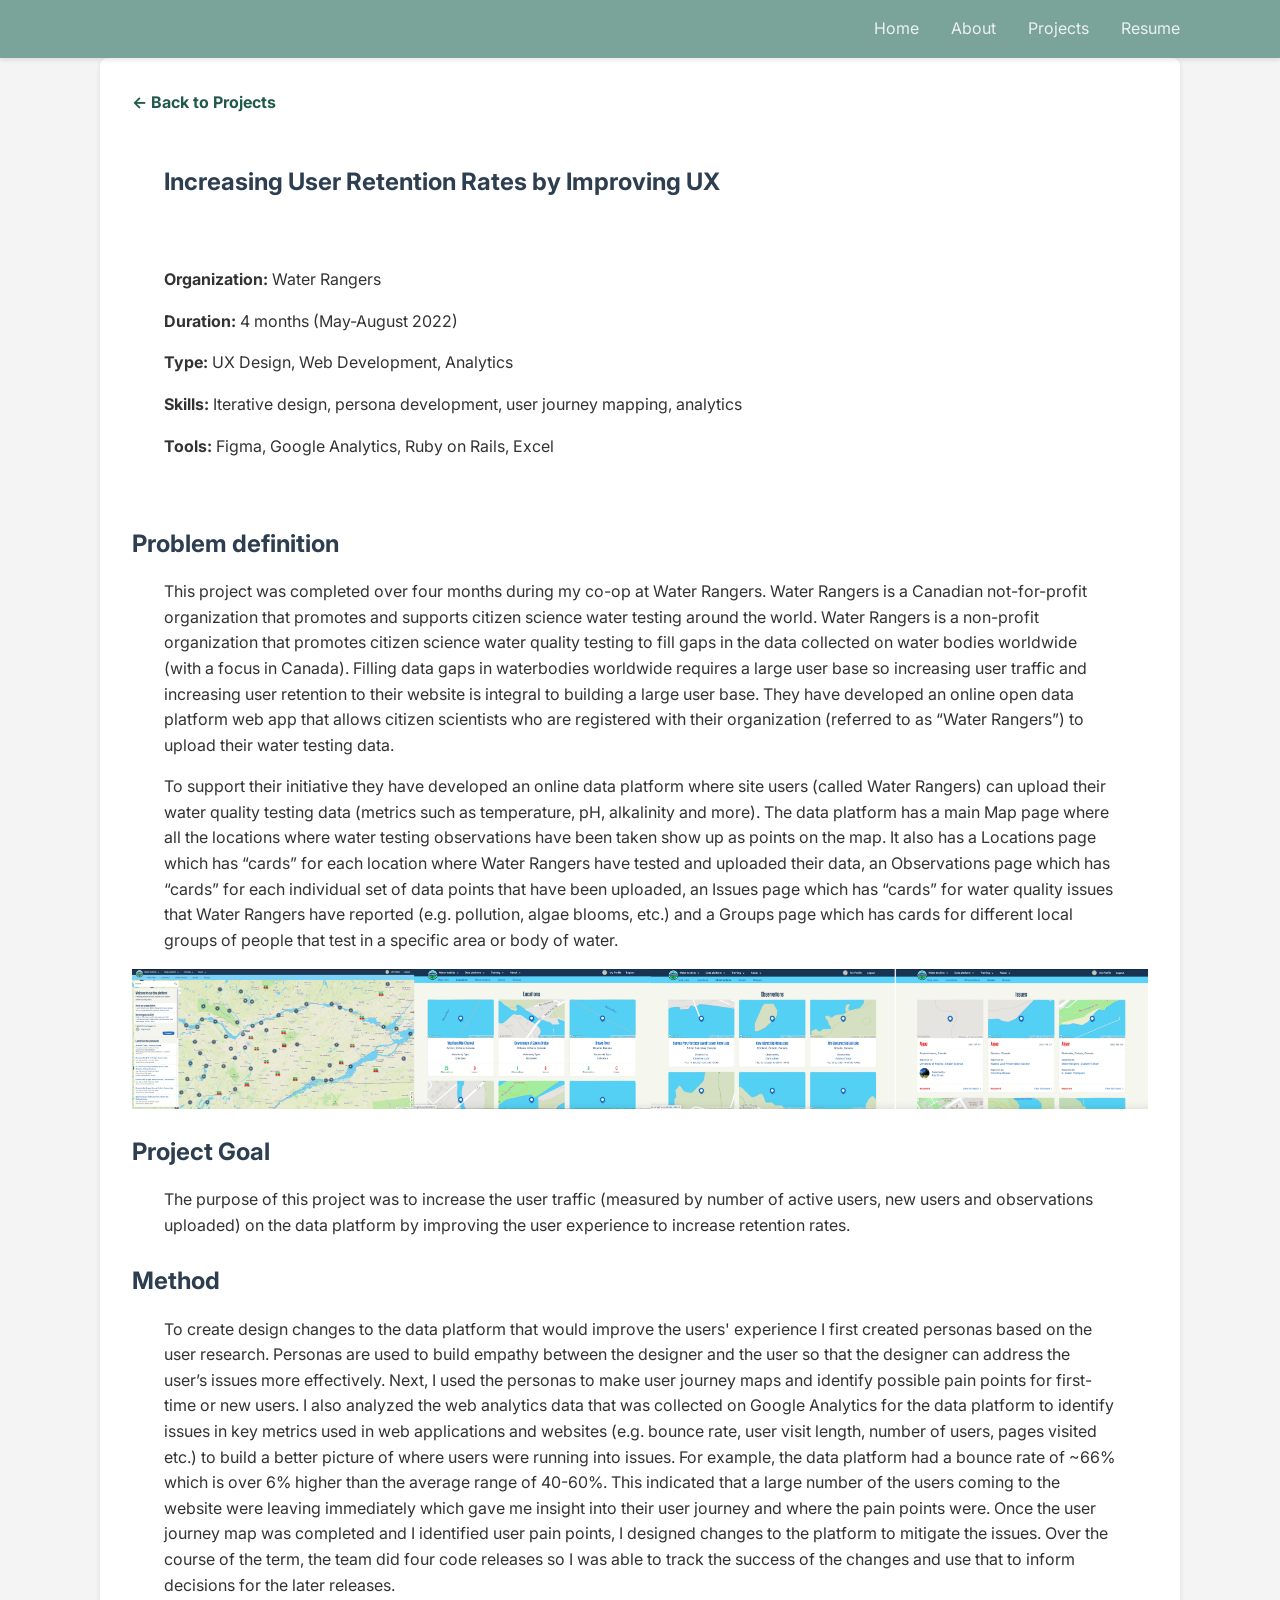
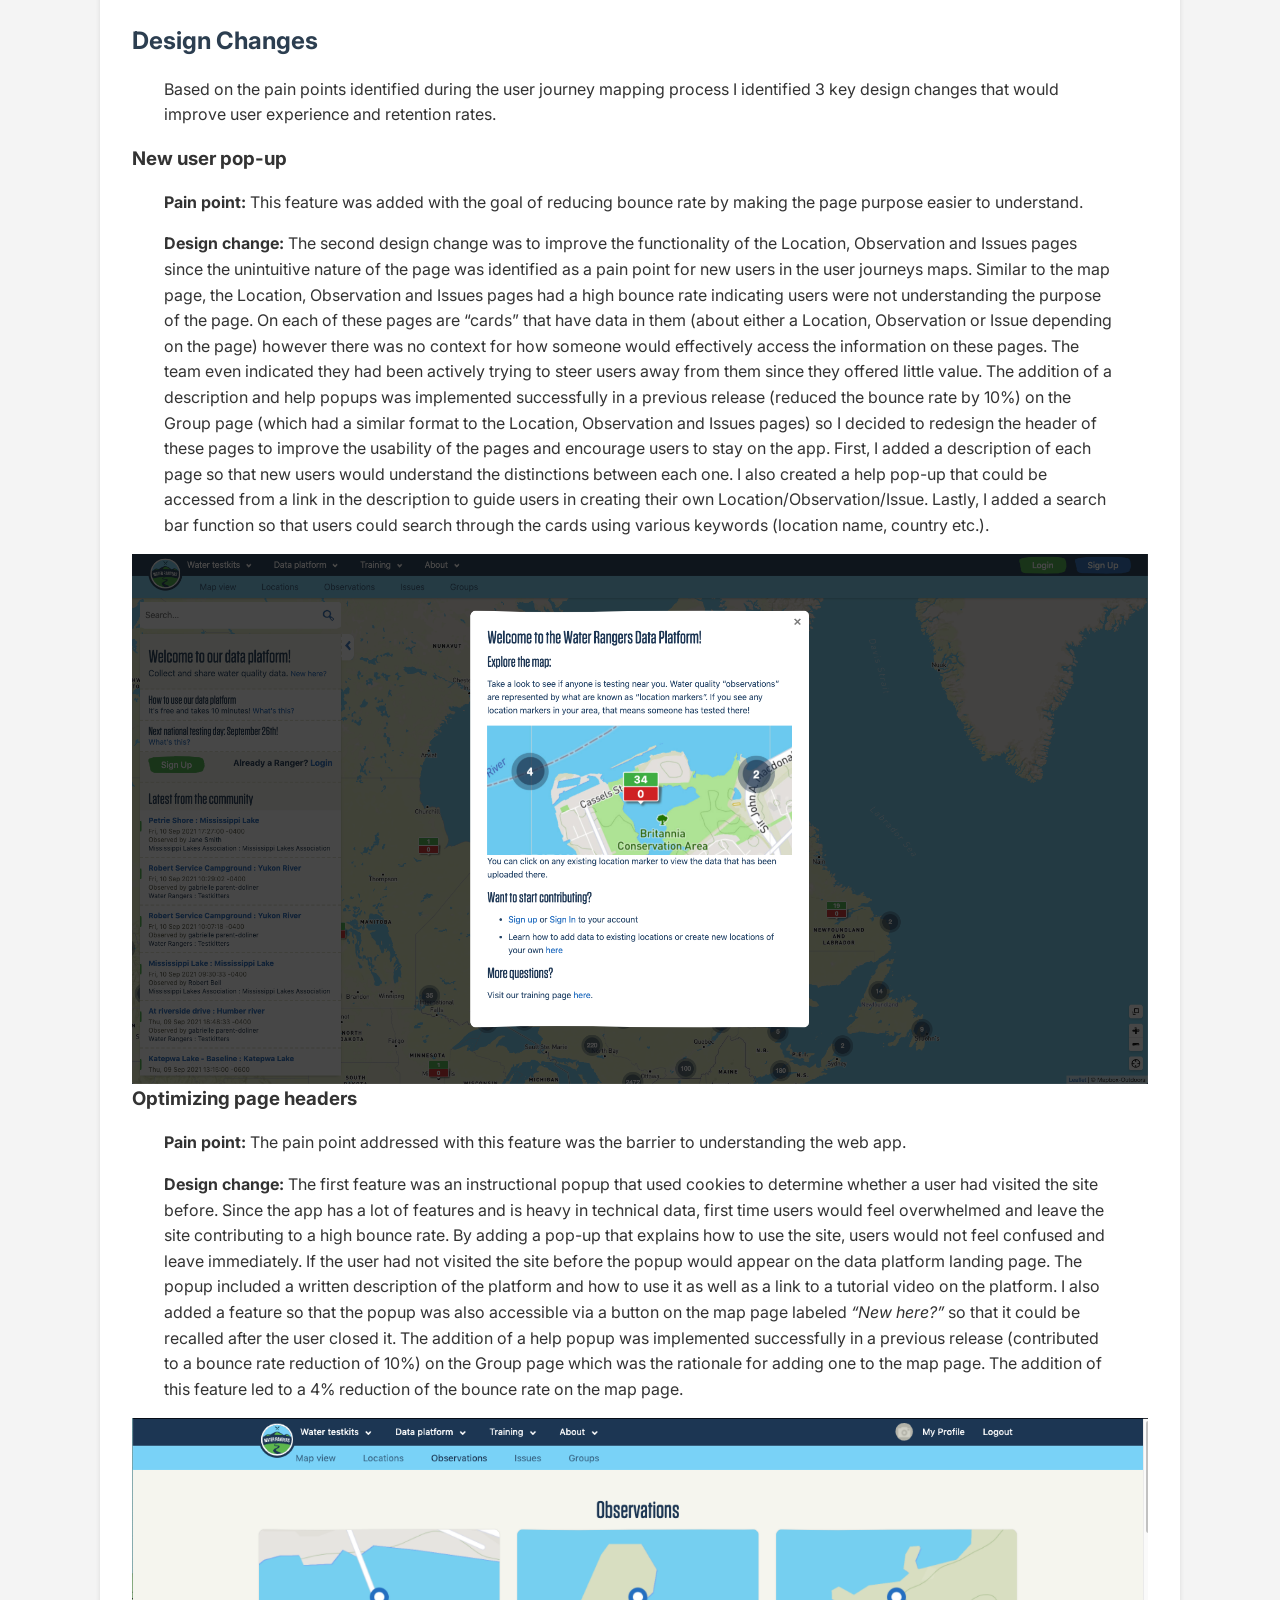
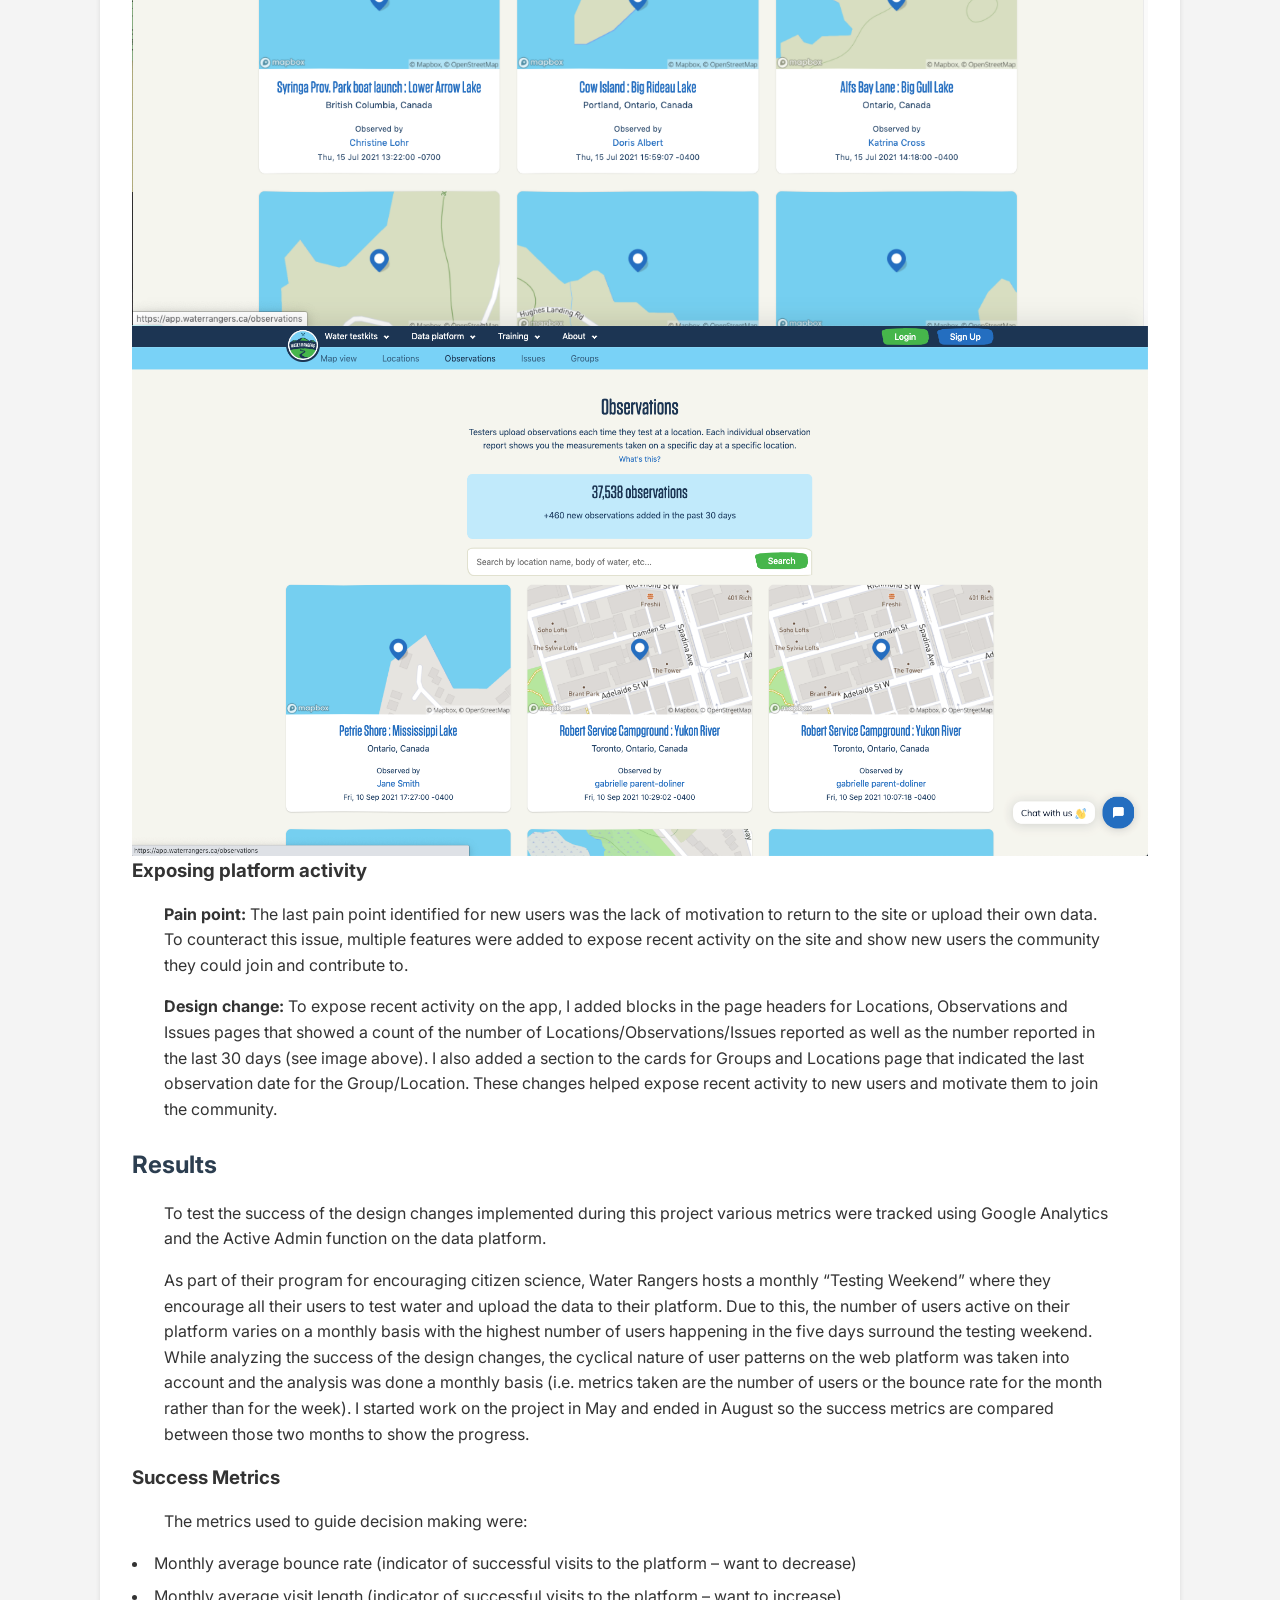
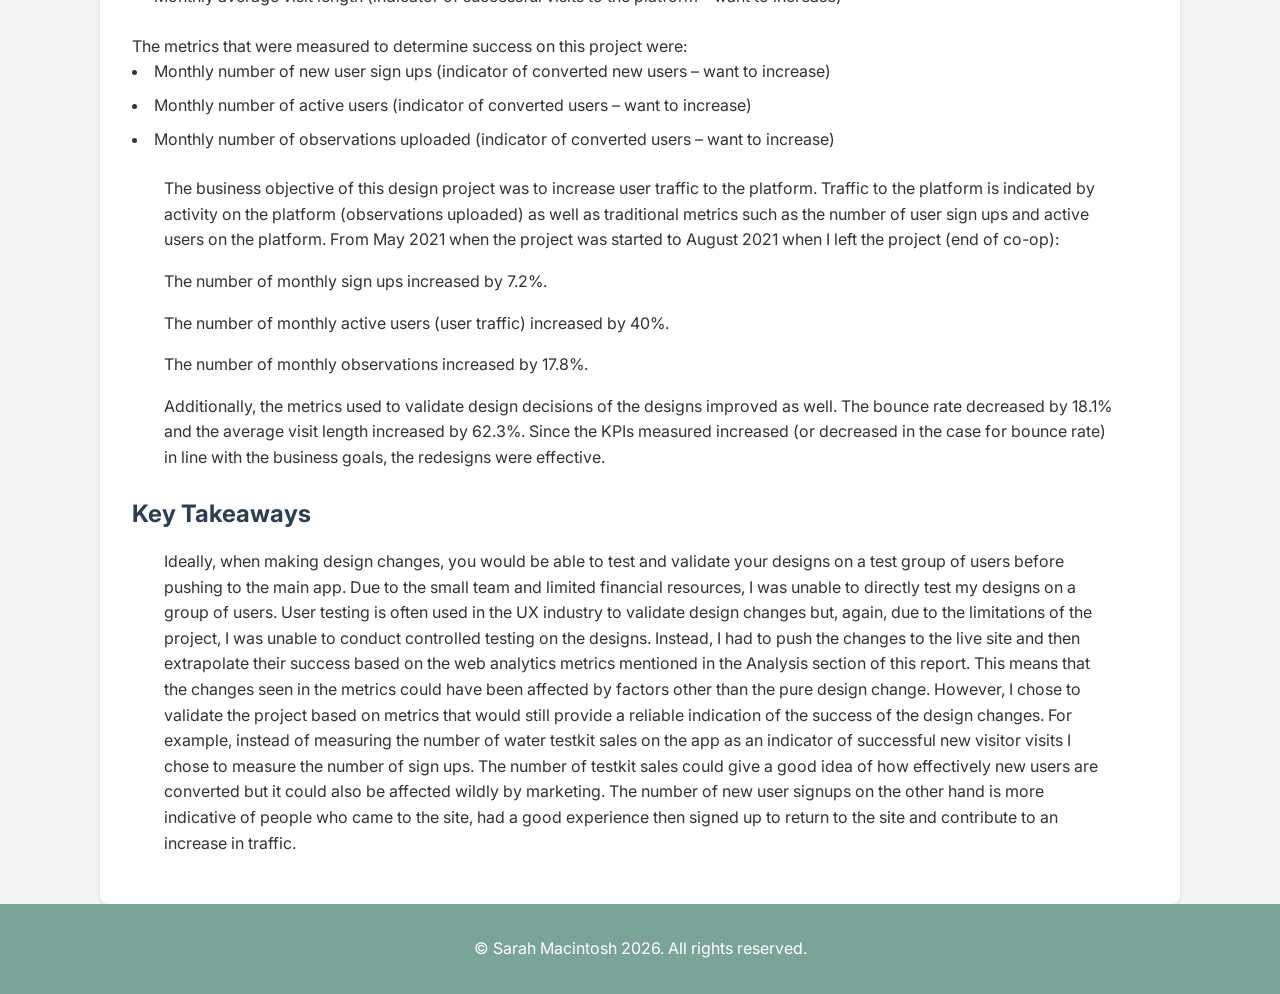
<file: water-rangers.html>
<!DOCTYPE html>
<html lang="en">
<head>
    <meta charset="UTF-8">
    <meta name="viewport" content="width=device-width, initial-scale=1.0">
    <title>About - My Website</title>
    <link rel="stylesheet" href="styles.css">
</head>
<body>
    <!-- Navbar will be injected here -->
    <div id="nav-placeholder"></div>

    <main class="container">
        <section class="content">

                    <a href="projects.html" class="back-link">&larr; Back to Projects</a>
                    
		<div class="about">
			<div>
				<h1>Increasing User Retention Rates by Improving UX</h1>
				<br>
				<p class="sub-header"><b>Organization:</b> Water Rangers</p>
				<p class="sub-header"><b>Duration:</b> 4 months (May-August 2022)</p>
				<p class="sub-header"><b>Type:</b> UX Design, Web Development, Analytics</p>
				<p class="sub-header"><b>Skills:</b> Iterative design, persona development, user journey mapping, analytics</p>
				<p class="sub-header"><b>Tools:</b> Figma, Google Analytics, Ruby on Rails, Excel</p>
				<br>
				<h2>Problem definition</h2>
					<p>
					This project was completed over four months during my co-op at Water Rangers. Water Rangers is a Canadian not-for-profit organization that promotes and supports citizen science water testing around the world. Water Rangers is a non-profit organization that promotes citizen science water quality testing to fill gaps in the data collected on water bodies worldwide (with a focus in Canada). Filling data gaps in waterbodies worldwide requires a large user base so increasing user traffic and increasing user retention to their website is integral to building a large user base. They have developed an online open data platform web app that allows citizen scientists who are registered with their organization (referred to as “Water Rangers”) to upload their water testing data.
					</p>
					<p>
					To support their initiative they have developed an online data platform where site users (called Water Rangers) can upload their water quality testing data (metrics such as temperature, pH, alkalinity and more). The data platform has a main Map page where all the locations where water testing observations have been taken show up as points on the map. It also has a Locations page which has “cards” for each location where Water Rangers have tested and uploaded their data, an Observations page which has “cards” for each individual set of data points that have been uploaded, an Issues page which has “cards” for water quality issues that Water Rangers have reported (e.g. pollution, algae blooms, etc.) and a Groups page which has cards for different local groups of people that test in a specific area or body of water.
					</p>
					<img class="long-boi" src="../assets/5-main-pages.jpeg" alt="5 main pages of the Water Rangers data platform">
				<h2>Project Goal</h2>
					<p>
					The purpose of this project was to increase the user traffic (measured by number of active users, new users and observations uploaded) on the data platform by improving the user experience to increase retention rates.
					</p>
				<h2>Method</h2>
					<p>
					To create design changes to the data platform that would improve the users' experience I first created personas based on the user research. Personas are used to build empathy between the designer and the user so that the designer can address the user’s issues more effectively. Next, I used the personas to make user journey maps and identify possible pain points for first-time or new users. I also analyzed the web analytics data that was collected on Google Analytics for the data platform to identify issues in key metrics used in web applications and websites (e.g. bounce rate, user visit length, number of users, pages visited etc.) to build a better picture of where users were running into issues. For example, the data platform had a bounce rate of ~66% which is over 6% higher than the average range of 40-60%. This indicated that a large number of the users coming to the website were leaving immediately which gave me insight into their user journey and where the pain points were. Once the user journey map was completed and I identified user pain points, I designed changes to the platform to mitigate the issues. Over the course of the term, the team did four code releases so I was able to track the success of the changes and use that to inform decisions for the later releases.
					</p>
				<h2>Design Changes</h2>
					<p>
					Based on the pain points identified during the user journey mapping process I identified 3 key design changes that would improve user experience and retention rates.
					</p>
					<h3><b>New user pop-up</b></h3>
						<p><b>Pain point:</b> This feature was added with the goal of reducing bounce rate by making the page purpose easier to understand.</p>
						<p><b>Design change:</b> The second design change was to improve the functionality of the Location, Observation and Issues pages since the unintuitive nature of the page was identified as a pain point for new users in the user journeys maps. Similar to the map page, the Location, Observation and Issues pages had a high bounce rate indicating users were not understanding the purpose of the page. On each of these pages are “cards” that have data in them (about either a Location, Observation or Issue depending on the page) however there was no context for how someone would effectively access the information on these pages. The team even indicated they had been actively trying to steer users away from them since they offered little value. The addition of a description and help popups was implemented successfully in a previous release (reduced the bounce rate by 10%) on the Group page (which had a similar format to the Location, Observation and Issues pages) so I decided to redesign the header of these pages to improve the usability of the pages and encourage users to stay on the app. First, I added a description of each page so that new users would understand the distinctions between each one. I also created a help pop-up that could be accessed from a link in the description to guide users in creating their own Location/Observation/Issue. Lastly, I added a search bar function so that users could search through the cards using various keywords (location name, country etc.).
						</p>
						<img src="../assets/wr-map-popup-far.jpeg" alt="New user popup on map page">
					<h3><b>Optimizing page headers</b></h3>
						<p><b>Pain point:</b> The pain point addressed with this feature was the barrier to understanding the web app. </p>
						<p><b>Design change:</b> The first feature was an instructional popup that used cookies to determine whether a user had visited the site before. Since the app has a lot of features and is heavy in technical data, first time users would feel overwhelmed and leave the site contributing to a high bounce rate. By adding a pop-up that explains how to use the site, users would not feel confused and leave immediately. If the user had not visited the site before the popup would appear on the data platform landing page. The popup included a written description of the platform and how to use it as well as a link to a tutorial video on the platform. I also added a feature so that the popup was also accessible via a button on the map page labeled <em>“New here?”</em> so that it could be recalled after the user closed it. The addition of a help popup was implemented successfully in a previous release (contributed to a bounce rate reduction of 10%) on the Group page which was the rationale for adding one to the map page. The addition of this feature led to a 4% reduction of the bounce rate on the map page.</p>
						<img src="../assets/wr-observations-old.jpeg" alt="Old observations page">
						<img src="../assets/wr-observations-new.jpeg" alt="New observations page">
					<h3><b>Exposing platform activity</b></h3>
						<p><b>Pain point:</b> The last pain point identified for new users was the lack of motivation to return to the site or upload their own data. To counteract this issue, multiple features were added to expose recent activity on the site and show new users the community they could join and contribute to.</p>
						<p><b>Design change:</b> To expose recent activity on the app, I added blocks in the page headers for Locations, Observations and Issues pages that showed a count of the number of Locations/Observations/Issues reported as well as the number reported in the last 30 days (see image above). I also added a section to the cards for Groups and Locations page that indicated the last observation date for the Group/Location. These changes helped expose recent activity to new users and motivate them to join the community.</p>
				<h2>Results</h2>
					<p>
					To test the success of the design changes implemented during this project various metrics were tracked using Google Analytics and the Active Admin function on the data platform.
					</p>
					<p>
					As part of their program for encouraging citizen science, Water Rangers hosts a monthly “Testing Weekend” where they encourage all their users to test water and upload the data to their platform. Due to this, the number of users active on their platform varies on a monthly basis with the highest number of users happening in the five days surround the testing weekend. While analyzing the success of the design changes, the cyclical nature of user patterns on the web platform was taken into account and the analysis was done a monthly basis (i.e. metrics taken are the number of users or the bounce rate for the month rather than for the week). I started work on the project in May and ended in August so the success metrics are compared between those two months to show the progress.
					</p>
					<h3>Success Metrics</h3>
						<p>
						The metrics used to guide decision making were:
							<ul>
								<li>Monthly average bounce rate (indicator of successful visits to the platform – want to decrease)</li>
								<li>Monthly average visit length (indicator of successful visits to the platform – want to increase)</li>
							</ul>
						The metrics that were measured to determine success on this project were:
							<ul>
								<li>Monthly number of new user sign ups (indicator of converted new users – want to increase)</li>
								<li>Monthly number of active users (indicator of converted users – want to increase)</li>
								<li>Monthly number of observations uploaded (indicator of converted users – want to increase)</li>
							</ul>
					</p>

					<p>
					The business objective of this design project was to increase user traffic to the platform. Traffic to the platform is indicated by activity on the platform (observations uploaded) as well as traditional metrics such as the number of user sign ups and active users on the platform. From May 2021 when the project was started to August 2021 when I left the project (end of co-op): 
					</p>
						<p>
						The number of monthly sign ups increased by 7.2%.
						</p>
						<p>
						The number of monthly active users (user traffic) increased by 40%.
						</p>
						<p>
						The number of monthly observations increased by 17.8%.
						</p>
					<p>
					Additionally, the metrics used to validate design decisions of the designs improved as well. The bounce rate decreased by 18.1% and the average visit length increased by 62.3%. Since the KPIs measured increased (or decreased in the case for bounce rate) in line with the business goals, the redesigns were effective.
					</p>
				<h2>Key Takeaways</h2>
					<p>
					Ideally, when making design changes, you would be able to test and validate your designs on a test group of users before pushing to the main app. Due to the small team and limited financial resources, I was unable to directly test my designs on a group of users. User testing is often used in the UX industry to validate design changes but, again, due to the limitations of the project, I was unable to conduct controlled testing on the designs. Instead, I had to push the changes to the live site and then extrapolate their success based on the web analytics metrics mentioned in the Analysis section of this report. This means that the changes seen in the metrics could have been affected by factors other than the pure design change. However, I chose to validate the project based on metrics that would still provide a reliable indication of the success of the design changes. For example, instead of measuring the number of water testkit sales on the app as an indicator of successful new visitor visits I chose to measure the number of sign ups. The number of testkit sales could give a good idea of how effectively new users are converted but it could also be affected wildly by marketing. The number of new user signups on the other hand is more indicative of people who came to the site, had a good experience then signed up to return to the site and contribute to an increase in traffic.
					</p>				
			</div>

                </main>

    <footer class="footer">
        <p>&copy; Sarah Macintosh 2026. All rights reserved.</p>
    </footer>

<script>
    fetch("nav.html")
        .then(res => res.text())
        .then(data => {
            document.getElementById("nav-placeholder").innerHTML = data;

            const links = document.querySelectorAll(".nav-menu a");
            let currentPage = window.location.pathname.split("/").pop();

            // Fix for homepage (empty = index.html)
            if (currentPage === "") {
                currentPage = "index.html";
            }

            links.forEach(link => {
                if (link.getAttribute("href") === currentPage) {
                    link.classList.add("active");
                }
            });
        });
</script>

</body>
</html>
</file>
<file: styles.css>
/* Imports */

@import url('https://fonts.googleapis.com/css2?family=Inter:wght@100..900&display=swap');
@import url('https://fonts.googleapis.com/css2?family=Lavishly+Yours&display=swap');
@import url('https://fonts.googleapis.com/css2?family=Licorice&display=swap');

/* variables */

:root {
  --primary-color: #7AA499;
  --secondary-color: #363636;
  --spacing: 16px;
  --font-size-large: 24px;
}

/* General Styles */
* {
    margin: 0;
    padding: 0;
    box-sizing: border-box;
}

body {
    font-family: 'Inter', sans-serif;
    line-height: 1.6;
    color: #333;
    background-color: #f4f4f4;
}

.back-link {
    display: inline-block;
    margin-bottom: 1rem;
    color: #21594a;
    text-decoration: none;
    font-weight: bold;
}

/* Navigation Bar */
.navbar {
    background-color: var(--primary-color);
    padding: 1rem 0;
    position: sticky;
    top: 0;
    box-shadow: 0 2px 5px rgba(0, 0, 0, 0.1);
}

.nav-container {
    max-width: 1200px;
    margin: 0 auto;
    display: flex;
    justify-content: space-between;
    align-items: center;
    padding: 0 2rem;
}

.nav-brand {
    font-size: 1.5rem;
    font-weight: bold;
    color: white;
    text-decoration: none;
}

.nav-menu {
    display: flex;
    list-style: none;
    gap: 2rem;
}

.nav-menu a {
    color: #ecf0f1;
    text-decoration: none;
    transition: color 0.3s ease;
}

.nav-menu a:hover {
    color: #F4D3D9;
}
.nav-menu a.active {
    color: #233a34;
}

/* Container */
.container {
  max-width: 1200px;
  margin: 0 auto;
  padding: 0 60px;
}

.container h1 {
    margin: 2rem auto;
    padding: 0 2rem;
}

.container p {
    margin: 1rem auto;
    padding: 0 2rem;
}

.container btn-small {
    margin: 1rem auto;
    padding: 0 2rem;
}

.container btn-small {
    margin: 1rem auto;
    padding: 0 2rem;
    float: right;
}

/* Hero Section */
.hero {
  display: flex;
  align-items: center;
  justify-content: space-between;
  gap: 40px;

  min-height: 70vh;

  padding: 100px;
  max-width: 1200px;
  margin: 0 auto;
}

.hero-image {
  width: 320px;
  max-width: 40%;
  height: auto;
  border-radius: 12px;
  object-fit: cover;
}

.hero-text h1 {
  font-size: 3.5rem;
  margin-bottom: 10px;
  font-family: 'Licorice', cursive;
}

.hero-text p {
  font-size: 1.2rem;
  opacity: 0.8;
  margin-bottom: 20px;
}

/* Content Section */
.content {
    background: white;
    padding: 2rem;
    border-radius: 8px;
    box-shadow: 0 2px 5px rgba(0, 0, 0, 0.1);
}

.content h1 {
    color: #2c3e50;
    margin-bottom: 1.5rem;
}

.content h2 {
    color: #2c3e50;
    margin-top: 1.5rem;
    margin-bottom: 1rem;
}

/* Photo */
.profile-photo {
    width: 250px;
    height: 250px;
    border-radius: 50%;
    object-fit: cover;
    margin: 1.5rem auto;
    display: block;
    border: 4px solid #0B8C90;
    box-shadow: 0 4px 8px rgba(0, 0, 0, 0.2);
}

.content img {
  max-width: 100%;
  height: auto;
  display: block;
}

.content ul {
    list-style-position: inside;
    margin-bottom: 1.5rem;
}

.content ul li {
    margin-bottom: 0.5rem;
}

/*about*/

.about-row {
  display: flex;
  align-items: center;
  gap: 40px;
}

.about-row:first-of-type {
  margin-top: 50px; /* adjust as needed */
}

.about-text {
  flex: 1;
}

.about-image {
  width: 300px;
  height: auto;
  border-radius: 12px;
  object-fit: cover;
}

.about-image,
.about-images {
  flex: 0 0 300px;
}

.about-image,
.about-images img {
  max-width: 100%;
  height: auto;
  display: block;
}

/* Buttons */
.btn,
.btn-small {
    display: inline-block;
    padding: 0.75rem 1.5rem;
    background-color: #264653;
    color: white;
    text-decoration: none;
    border-radius: 5px;
    transition: background-color 0.3s ease;
    border: none;
    cursor: pointer;
    font-size: 1rem;
}

.btn:hover,
.btn-small:hover {
    background-color: #C78692;
}

.btn-small {
    padding: 0.5rem 1rem;
    font-size: 0.9rem;
}

.p {
    margin-bottom: 1.5rem;
}

/* Projects Grid */
.projects-grid {
    display: grid;
    grid-template-columns: repeat(auto-fit, minmax(250px, 1fr));
    gap: 2rem;
    margin-top: 2rem;
}

.project-card-link {
  text-decoration: none;
  color: inherit;
  display: block;
}

.project-card {
  min-height: 220px; /* or whatever you chose */
  padding: 20px;
  border: 1px solid #ddd;
  border-radius: 8px;

  display: flex;
  flex-direction: column;

  justify-content: flex-start; /* 👈 key change */
  gap: 10px; /* controls spacing between elements */
}

.project-card-link:hover .project-card {
  transform: translateY(-4px);
  box-shadow: 0 4px 12px rgba(0,0,0,0.1);
}

.project-card:hover {
    transform: translateY(-5px);
    box-shadow: 0 4px 10px rgba(0, 0, 0, 0.15);
}

.project-card h3 {
    color: #2c3e50;
    margin-bottom: 1rem;
}

.project-card p {
    margin-bottom: 1rem;
}

/* Footer */
.footer {
  background-color: var(--primary-color);
  color: white;
  text-align: center;
  padding: 2rem;
  margin-top: auto;
}

html, body {
  height: 100%;
}

body {
  min-height: 100vh;
  display: flex;
  flex-direction: column;
}

/* nav bar */
.navbar {
  width: 100%;
}

.nav-inner {
  display: flex;
  justify-content: space-between;
  align-items: center;
}

/* favicon */
.nav-icon {
  width: 20px;
  height: 20px;

  object-fit: contain;
  display: block;
}

.nav-left {
  display: flex;
  align-items: center;
  gap: 10px;
}

.nav-inner {
  display: flex;
  justify-content: space-between;
  align-items: center;
}

/* Responsive Design */
@media (max-width: 768px) {
    .nav-container {
        flex-direction: column;
        gap: 1rem;
    }

    .nav-menu {
        gap: 1rem;
    }

    .hero h1 {
        font-size: 2rem;
    }

    .hero p {
        font-size: 1rem;
    }

    .projects-grid {
        grid-template-columns: 1fr;
    }
}
</file>
